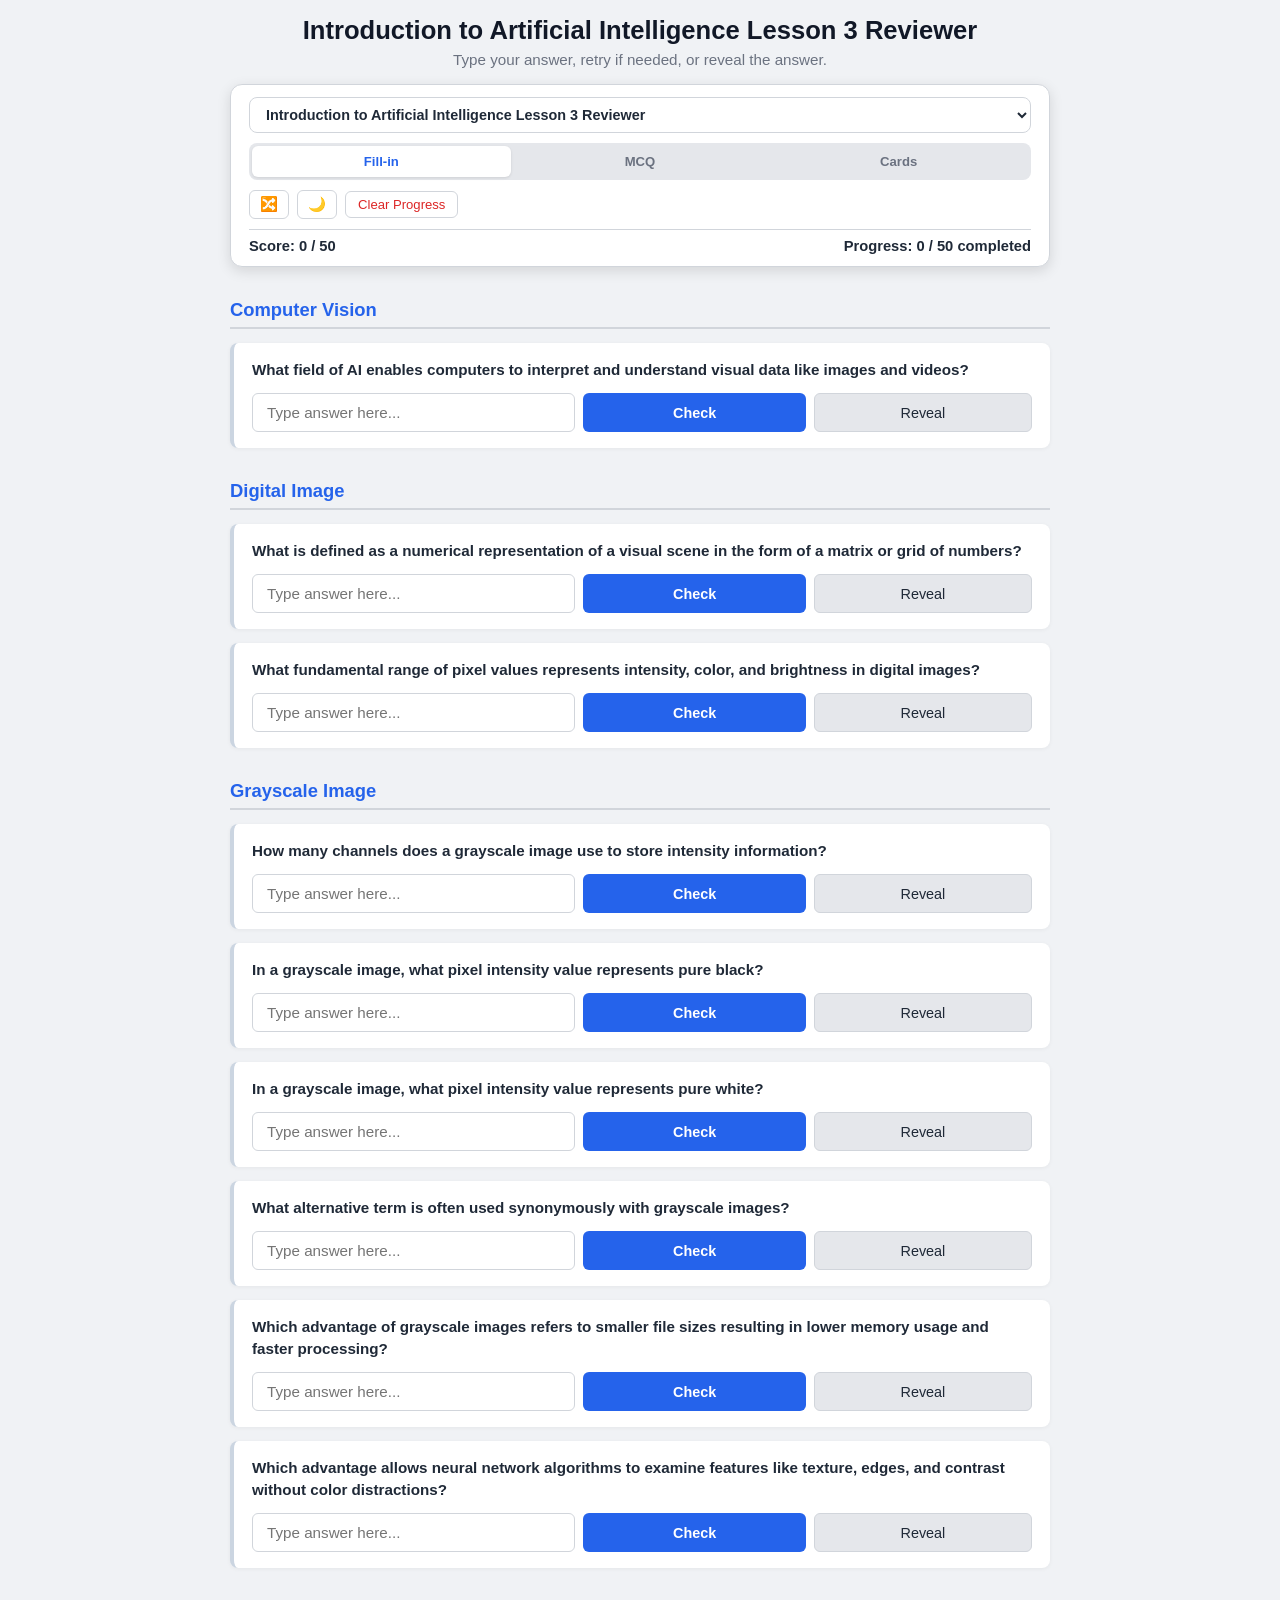
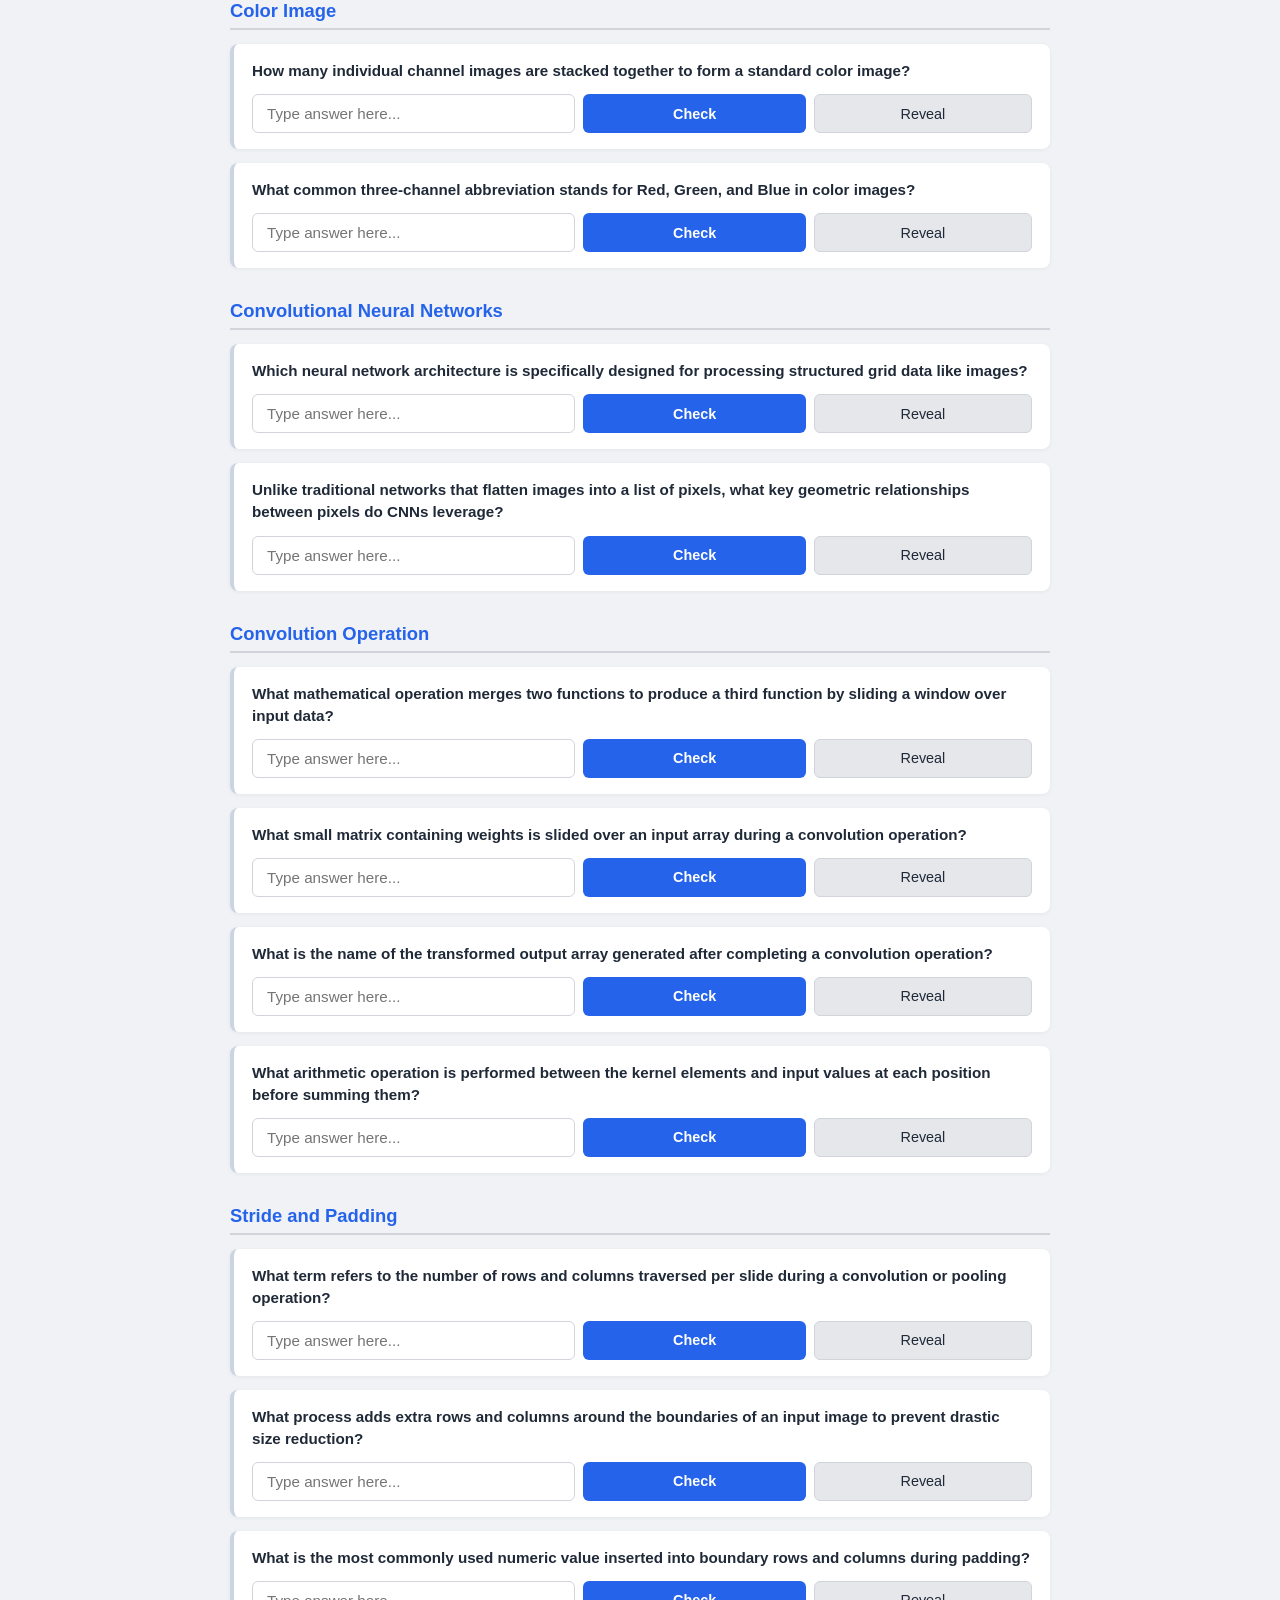
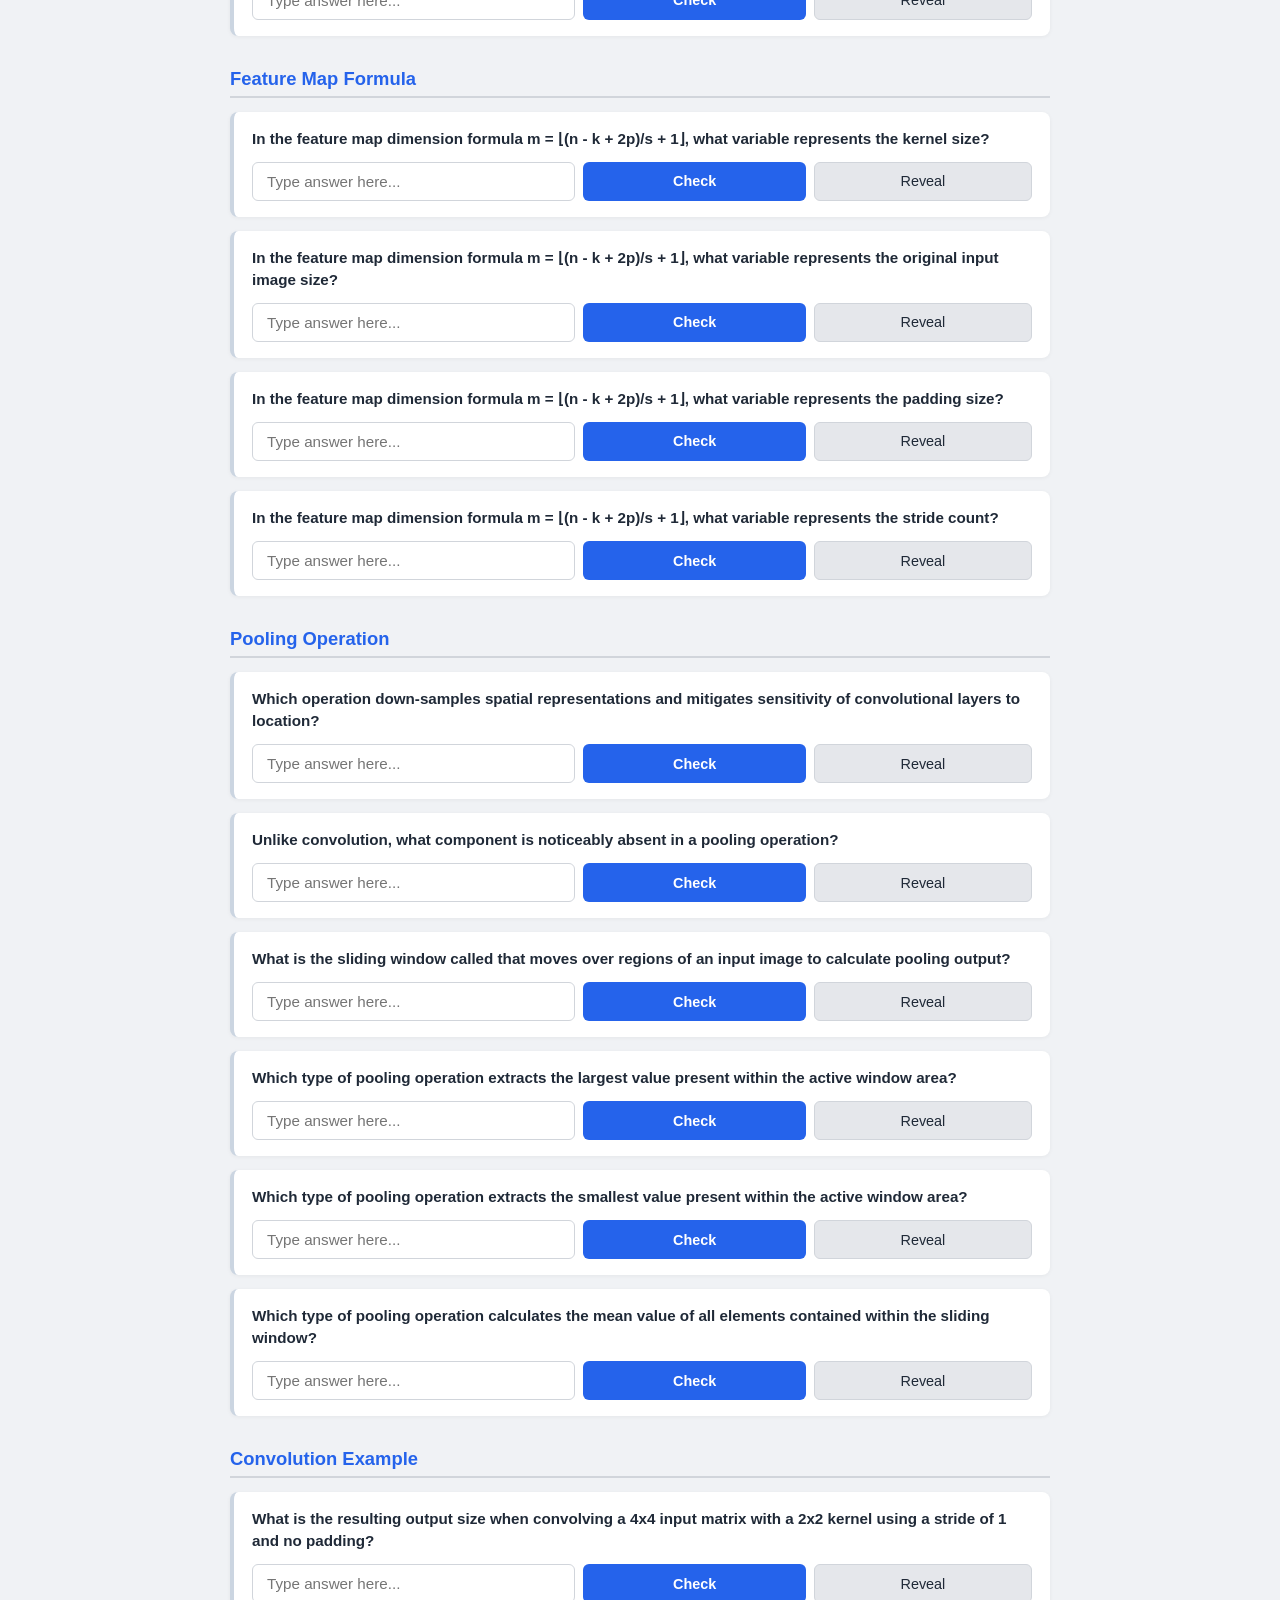
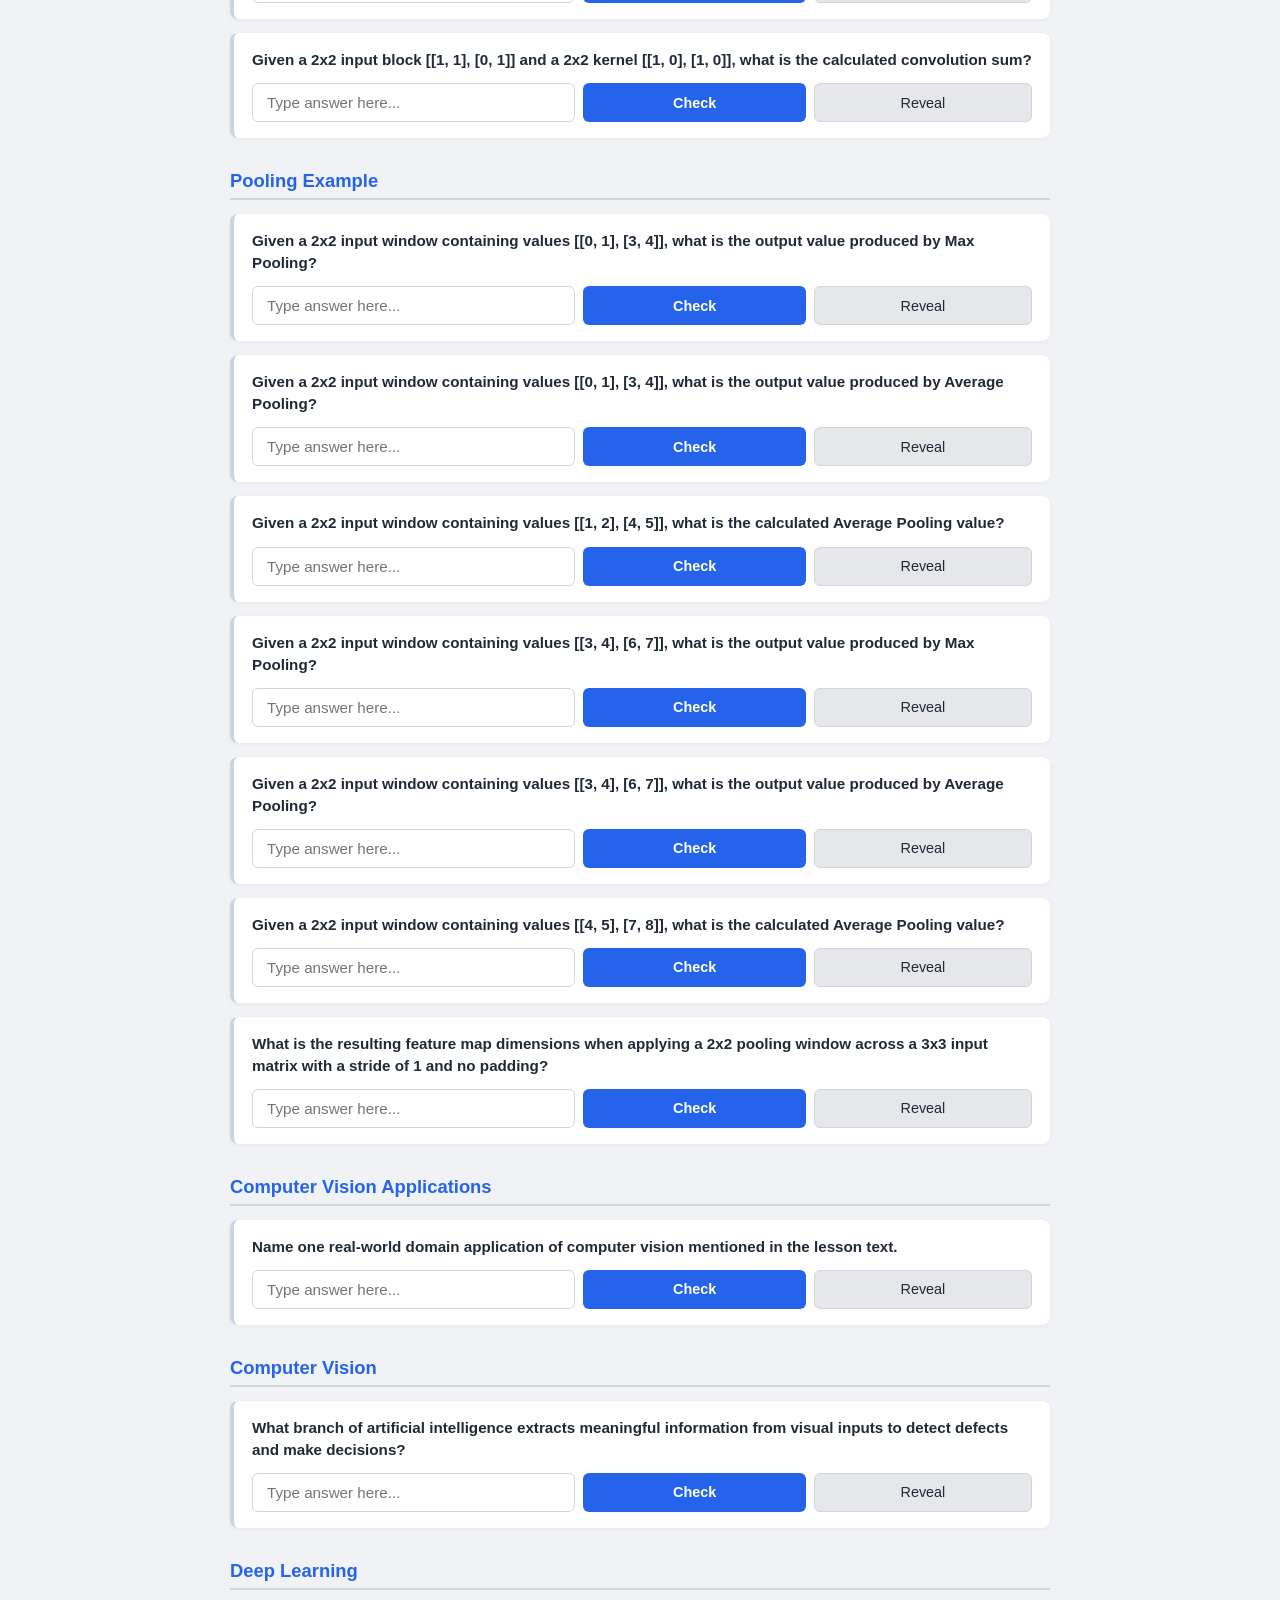
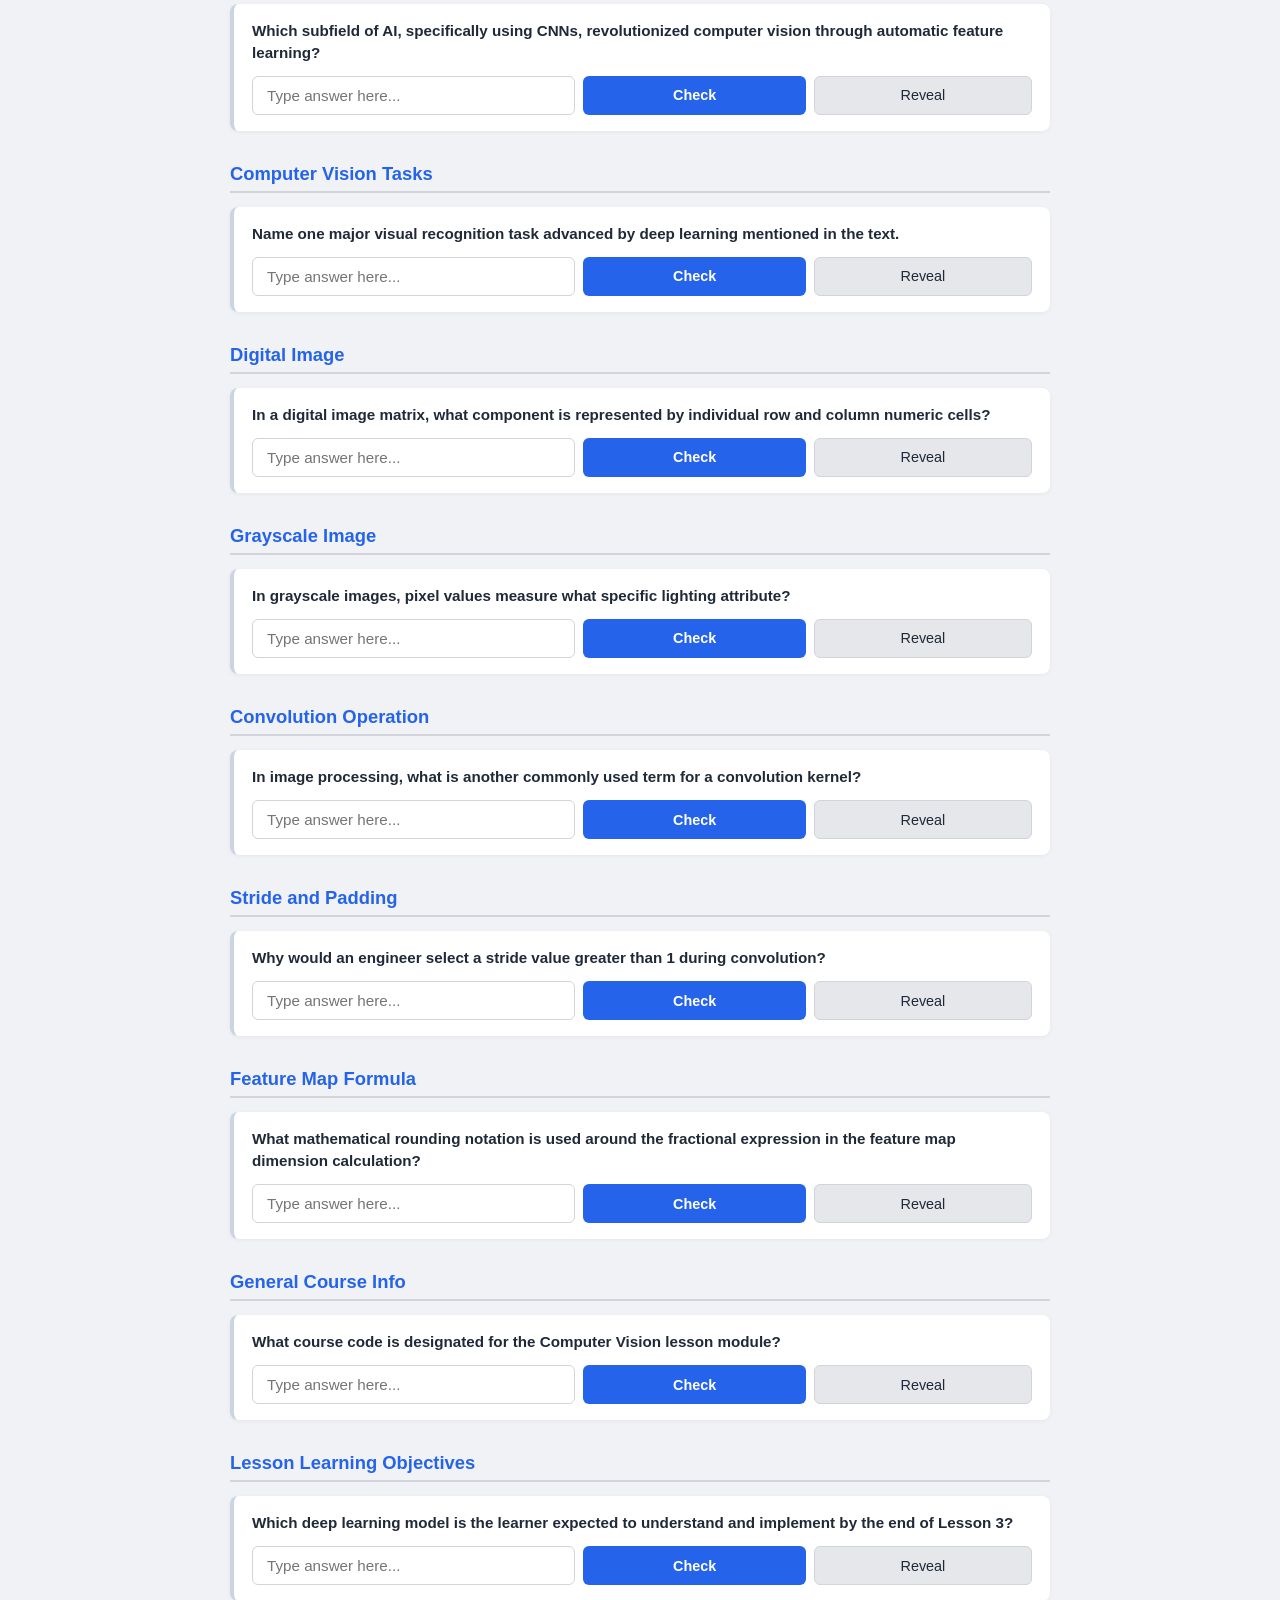
<file: index.html>
<!--Yes this is a vibe coded web-app no need to be soo OA-->
<!DOCTYPE html>
<html lang="en">
<head>
  <meta charset="UTF-8" />
  <meta name="viewport" content="width=device-width, initial-scale=1.0">
  <title>Practice Reviewer</title>
  <link rel="stylesheet" href="style.css"/>
  <script src="intro_to_ai_lesson3.js"></script>
  <script src="into_to_ai_lesson2.js"></script>
  <script src="os_data_lesson1_to_3.js"></script>
  <script src="PL_lesson4.js"></script>
  <script src="PL_lesson3.js"></script>
  <script src="PL_lesson2.js"></script>
  <script src="PL_lesson1.js"></script>
  <script src="rizal1.js"></script>
  <script src="rizal2.js"></script>
  <script src="soft_eng_lesson1.js"></script>
  <script src="soft_eng_lesson2.js"></script>
  <script src="soft_eng_lesson3.js"></script>
  <script src="soft_eng_lesson4.js"></script>
</head>
<body>

  <div class="container">
    <header>
      <h1>Practice Reviewer</h1>
      <div class="subtitle" id="mode-hint">Type your answer, retry if needed, or reveal the answer.</div>
    </header>

    <div class="sticky-nav">
      <div class="nav-top-row">
        <div class="controls-left">
          <select id="subject-select" class="subject-select" onchange="onSubjectChange(this.value)"></select>
          <div class="toggle-group">
            <button class="toggle-btn active" id="btn-mode-ident" onclick="switchMode('identification')">Fill-in</button>
            <button class="toggle-btn" id="btn-mode-mcq" onclick="switchMode('mcq')">MCQ</button>
            <button class="toggle-btn" id="btn-mode-fc" onclick="switchMode('flashcard')">Cards</button>
          </div>
        </div>
        <div style="display: flex; gap: 8px; align-items: center;">
          <button class="btn-shuffle" id="btn-shuffle" onclick="shuffleQuestions()" title="Shuffle Question Order">🔀</button>
          <button class="btn-theme" id="btn-theme" onclick="toggleDarkMode()" title="Toggle Theme">🌙</button>
          <button class="btn-reset" onclick="confirmReset()">Clear Progress</button>
        </div>
      </div>
      <div class="stats-row">
        <span id="score">Score: 0 / 0</span>
        <span id="progress">Progress: 0 / 0 completed</span>
      </div>
    </div>

    <div id="quiz-container"></div>
  </div>

  <script>
    // --- Sticky Nav Scroll & Tap Logic ---
    const stickyNav = document.querySelector('.sticky-nav');
    let isTicking = false;
    let userManuallyExpanded = false;
    let expandScrollY = 0;

    window.addEventListener('scroll', () => {
      if (!isTicking) {
        window.requestAnimationFrame(() => {
          const scrollY = window.scrollY;
          if (scrollY < 80) {
            stickyNav.classList.remove('collapsed');
            userManuallyExpanded = false;
          } else if (userManuallyExpanded) {
            if (Math.abs(scrollY - expandScrollY) > 80) {
              userManuallyExpanded = false;
              stickyNav.classList.add('collapsed');
            }
          } else if (scrollY > 220) {
            stickyNav.classList.add('collapsed');
          }
          isTicking = false;
        });
        isTicking = true;
      }
    }, { passive: true });

    stickyNav.addEventListener('click', () => {
      if (stickyNav.classList.contains('collapsed')) {
        stickyNav.classList.remove('collapsed');
        userManuallyExpanded = true;
        expandScrollY = window.scrollY;
      }
    });

    // --- Theme Handling ---
    const THEME_KEY = 'app_theme';

    function initTheme() {
      const savedTheme = localStorage.getItem(THEME_KEY);
      const prefersDark = window.matchMedia('(prefers-color-scheme: dark)').matches;
      if (savedTheme === 'dark' || (!savedTheme && prefersDark)) {
        document.body.classList.add('dark-mode');
        document.getElementById('btn-theme').innerText = '☀️';
      } else {
        document.body.classList.remove('dark-mode');
        document.getElementById('btn-theme').innerText = '🌙';
      }
    }

    function toggleDarkMode() {
      const isDark = document.body.classList.toggle('dark-mode');
      localStorage.setItem(THEME_KEY, isDark ? 'dark' : 'light');
      document.getElementById('btn-theme').innerText = isDark ? '☀️' : '🌙';
    }
    initTheme();

    // --- State & Registry ---
    const registry = window.quizRegistry || {};
    const subjectKeys = Object.keys(registry);
    const MODE_KEY = 'active_mode';

    let currentSubjectKey = localStorage.getItem('active_subject') || subjectKeys[0] || '';
    if (!registry[currentSubjectKey] && subjectKeys.length > 0) {
      currentSubjectKey = subjectKeys[0];
    }

    let currentMode = localStorage.getItem(MODE_KEY) || 'identification';
    let quizData = [];
    let allAnswers = [];
    let userProgress = loadProgress();
    let fcIndex = 0;

    function initQuizData(subjectKey) {
      const rawData = registry[subjectKey] ? registry[subjectKey].data : [];
      // Tag each item with its original array index to guarantee persistent progress tracking
      quizData = rawData.map((item, index) => ({
        ...item,
        _origId: index
      }));
      allAnswers = [...new Set(quizData.map(d => d.ans))];
    }

    function getStorageKey() {
      return `progress_${currentSubjectKey}`;
    }

    function loadProgress() {
      try {
        const saved = localStorage.getItem(getStorageKey());
        return saved ? JSON.parse(saved) : {};
      } catch (e) {
        return {};
      }
    }

    function saveProgress() {
      try {
        localStorage.setItem(getStorageKey(), JSON.stringify(userProgress));
      } catch (e) {}
    }

    // Modern Fisher-Yates shuffle
    function shuffleArray(arr) {
      const a = [...arr];
      for (let i = a.length - 1; i > 0; i--) {
        const j = Math.floor(Math.random() * (i + 1));
        [a[i], a[j]] = [a[j], a[i]];
      }
      return a;
    }

    function shuffleQuestions() {
      if (quizData.length <= 1) return;
      quizData = shuffleArray(quizData);
      fcIndex = 0;
      renderQuiz();
    }

    function populateSubjectDropdown() {
      const select = document.getElementById('subject-select');
      select.innerHTML = '';
      subjectKeys.forEach(key => {
        const opt = document.createElement('option');
        opt.value = key;
        opt.innerText = registry[key].title || key.toUpperCase();
        if (key === currentSubjectKey) opt.selected = true;
        select.appendChild(opt);
      });
    }

    function onSubjectChange(newKey) {
      currentSubjectKey = newKey;
      localStorage.setItem('active_subject', newKey);
      initQuizData(currentSubjectKey);
      userProgress = loadProgress();
      fcIndex = 0;

      const header = document.querySelector('header h1');
      if (header && registry[currentSubjectKey]) {
        header.innerText = registry[currentSubjectKey].title;
      }
      renderQuiz();
    }

    function cleanString(str) {
      return str.toLowerCase()
        .replace(/[->→]/g, 'to')
        .replace(/[^a-z0-9]/g, '');
    }

    function seededShuffle(arr, seed) {
      const a = [...arr];
      let m = a.length, t, i;
      let s = seed;
      while (m) {
        s = (s * 9301 + 49297) % 233280;
        i = Math.floor((s / 233280) * m--);
        t = a[m];
        a[m] = a[i];
        a[i] = t;
      }
      return a;
    }

    function updateBanner() {
      let score = 0;
      let completed = 0;

      for (let i = 0; i < quizData.length; i++) {
        const origId = quizData[i]._origId;
        const state = userProgress[origId];
        if (state && state.completed) {
          completed++;
          if (state.status === 'correct') {
            score++;
          }
        }
      }

      document.getElementById('score').innerText = `Score: ${score} / ${quizData.length}`;
      document.getElementById('progress').innerText = `Progress: ${completed} / ${quizData.length} completed`;
    }

    function switchMode(mode) {
      if (currentMode === mode) return;
      currentMode = mode;
      localStorage.setItem(MODE_KEY, mode);

      document.getElementById('btn-mode-ident').classList.toggle('active', mode === 'identification');
      document.getElementById('btn-mode-mcq').classList.toggle('active', mode === 'mcq');
      document.getElementById('btn-mode-fc').classList.toggle('active', mode === 'flashcard');

      const hint = document.getElementById('mode-hint');
      if (mode === 'identification') {
        hint.innerText = "Type your answer, retry if needed, or reveal the answer.";
      } else if (mode === 'mcq') {
        hint.innerText = "Select an option for instant feedback.";
      } else {
        hint.innerText = "Review one question at a time. Click card or press Space to flip.";
      }

      renderQuiz();
    }

    function confirmReset() {
      const title = registry[currentSubjectKey]?.title || "this quiz";
      if (confirm(`Are you sure you want to clear your saved answers for ${title}?`)) {
        userProgress = {};
        saveProgress();
        updateBanner();
        renderQuiz();
      }
    }

    // --- Core Renderer ---
    function renderQuiz() {
      const container = document.getElementById('quiz-container');
      container.innerHTML = '';

      if (quizData.length === 0) {
        container.innerHTML = `<div class="card" style="text-align:center;">No questions found for this subject.</div>`;
        return;
      }

      // ==========================================
      // FLASHCARD MODE: SINGLE CARD DECK VIEW
      // ==========================================
      if (currentMode === 'flashcard') {
        if (fcIndex >= quizData.length) fcIndex = 0;
        const item = quizData[fcIndex];
        const origId = item._origId;
        const state = userProgress[origId] || { completed: false, status: null };

        const deck = document.createElement('div');
        deck.className = 'fc-deck-container';

        const status = document.createElement('div');
        status.className = 'fc-status-pill';
        status.innerText = `Card ${fcIndex + 1} of ${quizData.length} • Section: ${item.sec}`;
        deck.appendChild(status);

        const barContainer = document.createElement('div');
        barContainer.className = 'fc-progress-container';
        const barFill = document.createElement('div');
        barFill.className = 'fc-progress-fill';
        barFill.style.width = `${((fcIndex + 1) / quizData.length) * 100}%`;
        barContainer.appendChild(barFill);
        deck.appendChild(barContainer);

        const cardWrapper = document.createElement('div');
        cardWrapper.className = 'fc-card-wrapper';

        const flipper = document.createElement('div');
        flipper.className = 'fc-flipper';

        const front = document.createElement('div');
        front.className = 'fc-face fc-front';
        front.innerHTML = `
          <div class="fc-label">Question</div>
          <div class="fc-text">${item.q}</div>
          <div class="fc-hint">Click card to reveal answer</div>
        `;

        const back = document.createElement('div');
        back.className = 'fc-face fc-back';
        back.innerHTML = `
          <div class="fc-label">Answer</div>
          <div class="fc-text fc-answer">${item.ans}</div>
          <div class="fc-hint">Click card to hide answer</div>
        `;

        const gradeActions = document.createElement('div');
        gradeActions.className = 'fc-grade-actions';

        const passBtn = document.createElement('button');
        passBtn.className = 'fc-grade-btn fc-pass';
        passBtn.innerText = '✓ I Knew It';
        passBtn.onclick = (e) => {
          e.stopPropagation();
          userProgress[origId] = { completed: true, status: 'correct', chosen: item.ans };
          saveProgress();
          updateBanner();
          fcIndex = (fcIndex + 1) % quizData.length;
          renderQuiz();
        };

        const failBtn = document.createElement('button');
        failBtn.className = 'fc-grade-btn fc-fail';
        failBtn.innerText = '✗ Missed It';
        failBtn.onclick = (e) => {
          e.stopPropagation();
          userProgress[origId] = { completed: true, status: 'wrong', chosen: null };
          saveProgress();
          updateBanner();
          fcIndex = (fcIndex + 1) % quizData.length;
          renderQuiz();
        };

        gradeActions.appendChild(passBtn);
        gradeActions.appendChild(failBtn);
        back.appendChild(gradeActions);

        flipper.appendChild(front);
        flipper.appendChild(back);
        cardWrapper.appendChild(flipper);

        cardWrapper.onclick = () => {
          cardWrapper.classList.toggle('flipped');
        };

        deck.appendChild(cardWrapper);

        const controls = document.createElement('div');
        controls.className = 'fc-controls';

        const prevBtn = document.createElement('button');
        prevBtn.className = 'fc-ctrl-btn';
        prevBtn.innerText = '← Previous';
        prevBtn.onclick = () => {
          fcIndex = (fcIndex - 1 + quizData.length) % quizData.length;
          renderQuiz();
        };

        const nextBtn = document.createElement('button');
        nextBtn.className = 'fc-ctrl-btn';
        nextBtn.innerText = 'Next →';
        nextBtn.onclick = () => {
          fcIndex = (fcIndex + 1) % quizData.length;
          renderQuiz();
        };

        controls.appendChild(prevBtn);
        controls.appendChild(nextBtn);
        deck.appendChild(controls);

        container.appendChild(deck);
        updateBanner();
        return;
      }

      // ==========================================
      // IDENTIFICATION & MCQ MODES: FULL LIST VIEW
      // ==========================================
      let activeSection = '';

      quizData.forEach((item, index) => {
        // In randomized view, render section headers when the section transitions
        if (item.sec !== activeSection) {
          activeSection = item.sec;
          const header = document.createElement('div');
          header.className = 'section-title';
          header.innerText = activeSection;
          container.appendChild(header);
        }

        const card = document.createElement('div');
        card.className = 'card';

        const qText = document.createElement('div');
        qText.className = 'question-text';
        qText.innerText = item.q;
        card.appendChild(qText);

        const feedback = document.createElement('div');
        feedback.className = 'feedback';
        
        // Key progress off the stable _origId
        const origId = item._origId;
        const state = userProgress[origId] || { completed: false, status: null, chosen: null };

        // 1. IDENTIFICATION
        if (currentMode === 'identification') {
          const row = document.createElement('div');
          row.className = 'input-row';

          const input = document.createElement('input');
          input.type = 'text';
          input.placeholder = 'Type answer here...';

          const checkBtn = document.createElement('button');
          checkBtn.className = 'btn-check';
          checkBtn.innerText = 'Check';

          const revealBtn = document.createElement('button');
          revealBtn.className = 'btn-reveal';
          revealBtn.innerText = 'Reveal';

          if (state.completed) {
            input.disabled = true;
            checkBtn.disabled = true;
            revealBtn.disabled = true;

            if (state.status === 'correct') {
              input.value = state.chosen || item.ans;
              card.className = 'card correct-card';
              feedback.className = 'feedback correct';
              feedback.innerHTML = `✓ Correct! <div class="correct-answer-display">Answer: <strong>${item.ans}</strong></div>`;
            } else {
              card.className = 'card revealed-card';
              feedback.className = 'feedback revealed';
              feedback.innerHTML = `Answer revealed: <div class="correct-answer-display"><strong>${item.ans}</strong></div>`;
            }
          }

          function handleCheck() {
            if (state.completed) return;
            const userVal = input.value.trim();
            if (!userVal) return;

            const userClean = cleanString(userVal);
            const validAnswers = [item.ans, ...(item.alt || [])];
            const isCorrect = validAnswers.some(ans => cleanString(ans) === userClean);

            if (isCorrect) {
              userProgress[origId] = { completed: true, status: 'correct', chosen: userVal };
              saveProgress();
              input.disabled = true;
              checkBtn.disabled = true;
              revealBtn.disabled = true;
              card.className = 'card correct-card';
              feedback.className = 'feedback correct';
              feedback.innerHTML = `✓ Correct! <div class="correct-answer-display">Answer: <strong>${item.ans}</strong></div>`;
              updateBanner();
            } else {
              card.className = 'card try-again-card';
              feedback.className = 'feedback try-again';
              feedback.innerText = '✗ Not quite. Try again, or click Reveal if stuck!';
              input.classList.remove('shake');
              void input.offsetWidth;
              input.classList.add('shake');
              input.focus();
            }
          }

          function handleReveal() {
            if (state.completed) return;
            userProgress[origId] = { completed: true, status: 'revealed', chosen: null };
            saveProgress();
            input.disabled = true;
            checkBtn.disabled = true;
            revealBtn.disabled = true;
            card.className = 'card revealed-card';
            feedback.className = 'feedback revealed';
            feedback.innerHTML = `Answer revealed: <div class="correct-answer-display"><strong>${item.ans}</strong></div>`;
            updateBanner();
          }

          checkBtn.onclick = handleCheck;
          revealBtn.onclick = handleReveal;

          input.addEventListener('keydown', (e) => {
            if (e.key === 'Enter') {
              e.preventDefault();
              handleCheck();
            }
          });

          row.appendChild(input);
          row.appendChild(checkBtn);
          row.appendChild(revealBtn);
          card.appendChild(row);
          card.appendChild(feedback);

        // 2. MULTIPLE CHOICE
        } else if (currentMode === 'mcq') {
          // Use origId as salt so distractors remain stable for each question
          const distractors = seededShuffle(allAnswers.filter(a => a !== item.ans), origId * 31 + 7).slice(0, 3);
          const choices = seededShuffle([item.ans, ...distractors], origId * 17 + 3);

          const grid = document.createElement('div');
          grid.className = 'options-grid';
          const buttons = [];

          choices.forEach(choice => {
            const btn = document.createElement('button');
            btn.className = 'option-btn';
            btn.innerText = choice;

            if (state.completed) {
              btn.disabled = true;
              if (choice === item.ans) btn.classList.add('correct');
              if (state.status === 'wrong' && state.chosen === choice) btn.classList.add('wrong');
            }

            btn.onclick = () => {
              if (state.completed) return;
              const isRight = (choice === item.ans);
              userProgress[origId] = { completed: true, status: isRight ? 'correct' : 'wrong', chosen: choice };
              saveProgress();

              buttons.forEach(b => b.disabled = true);

              if (isRight) {
                card.className = 'card correct-card';
                btn.classList.add('correct');
                feedback.className = 'feedback correct';
                feedback.innerHTML = `✓ Correct!`;
              } else {
                card.className = 'card wrong-card';
                btn.classList.add('wrong');
                const correctBtn = buttons.find(b => b.innerText === item.ans);
                if (correctBtn) correctBtn.classList.add('correct');
                feedback.className = 'feedback wrong';
                feedback.innerHTML = `✗ Incorrect. Correct: <strong>${item.ans}</strong>`;
              }
              updateBanner();
            };

            buttons.push(btn);
            grid.appendChild(btn);
          });

          if (state.completed) {
            if (state.status === 'correct') {
              card.className = 'card correct-card';
              feedback.className = 'feedback correct';
              feedback.innerHTML = `✓ Correct!`;
            } else {
              card.className = 'card wrong-card';
              feedback.className = 'feedback wrong';
              feedback.innerHTML = `✗ ${state.status === 'revealed' ? 'Revealed' : 'Incorrect'}. Correct: <strong>${item.ans}</strong>`;
            }
          }

          card.appendChild(grid);
          card.appendChild(feedback);
        }

        container.appendChild(card);
      });

      updateBanner();
    }

    // Keyboard navigation for Flashcard Deck mode
    document.addEventListener('keydown', (e) => {
      if (currentMode !== 'flashcard' || quizData.length === 0) return;
      if (e.code === 'Space') {
        e.preventDefault();
        const wrapper = document.querySelector('.fc-card-wrapper');
        if (wrapper) wrapper.classList.toggle('flipped');
      } else if (e.key === 'ArrowRight') {
        fcIndex = (fcIndex + 1) % quizData.length;
        renderQuiz();
      } else if (e.key === 'ArrowLeft') {
        fcIndex = (fcIndex - 1 + quizData.length) % quizData.length;
        renderQuiz();
      }
    });

    // --- Boot ---
    initQuizData(currentSubjectKey);
    populateSubjectDropdown();
    if (registry[currentSubjectKey]) {
      const header = document.querySelector('header h1');
      if (header) header.innerText = registry[currentSubjectKey].title;
    }
    document.getElementById('btn-mode-ident').classList.toggle('active', currentMode === 'identification');
    document.getElementById('btn-mode-mcq').classList.toggle('active', currentMode === 'mcq');
    document.getElementById('btn-mode-fc').classList.toggle('active', currentMode === 'flashcard');
    renderQuiz();
  </script>
</body>
</html>
</file>
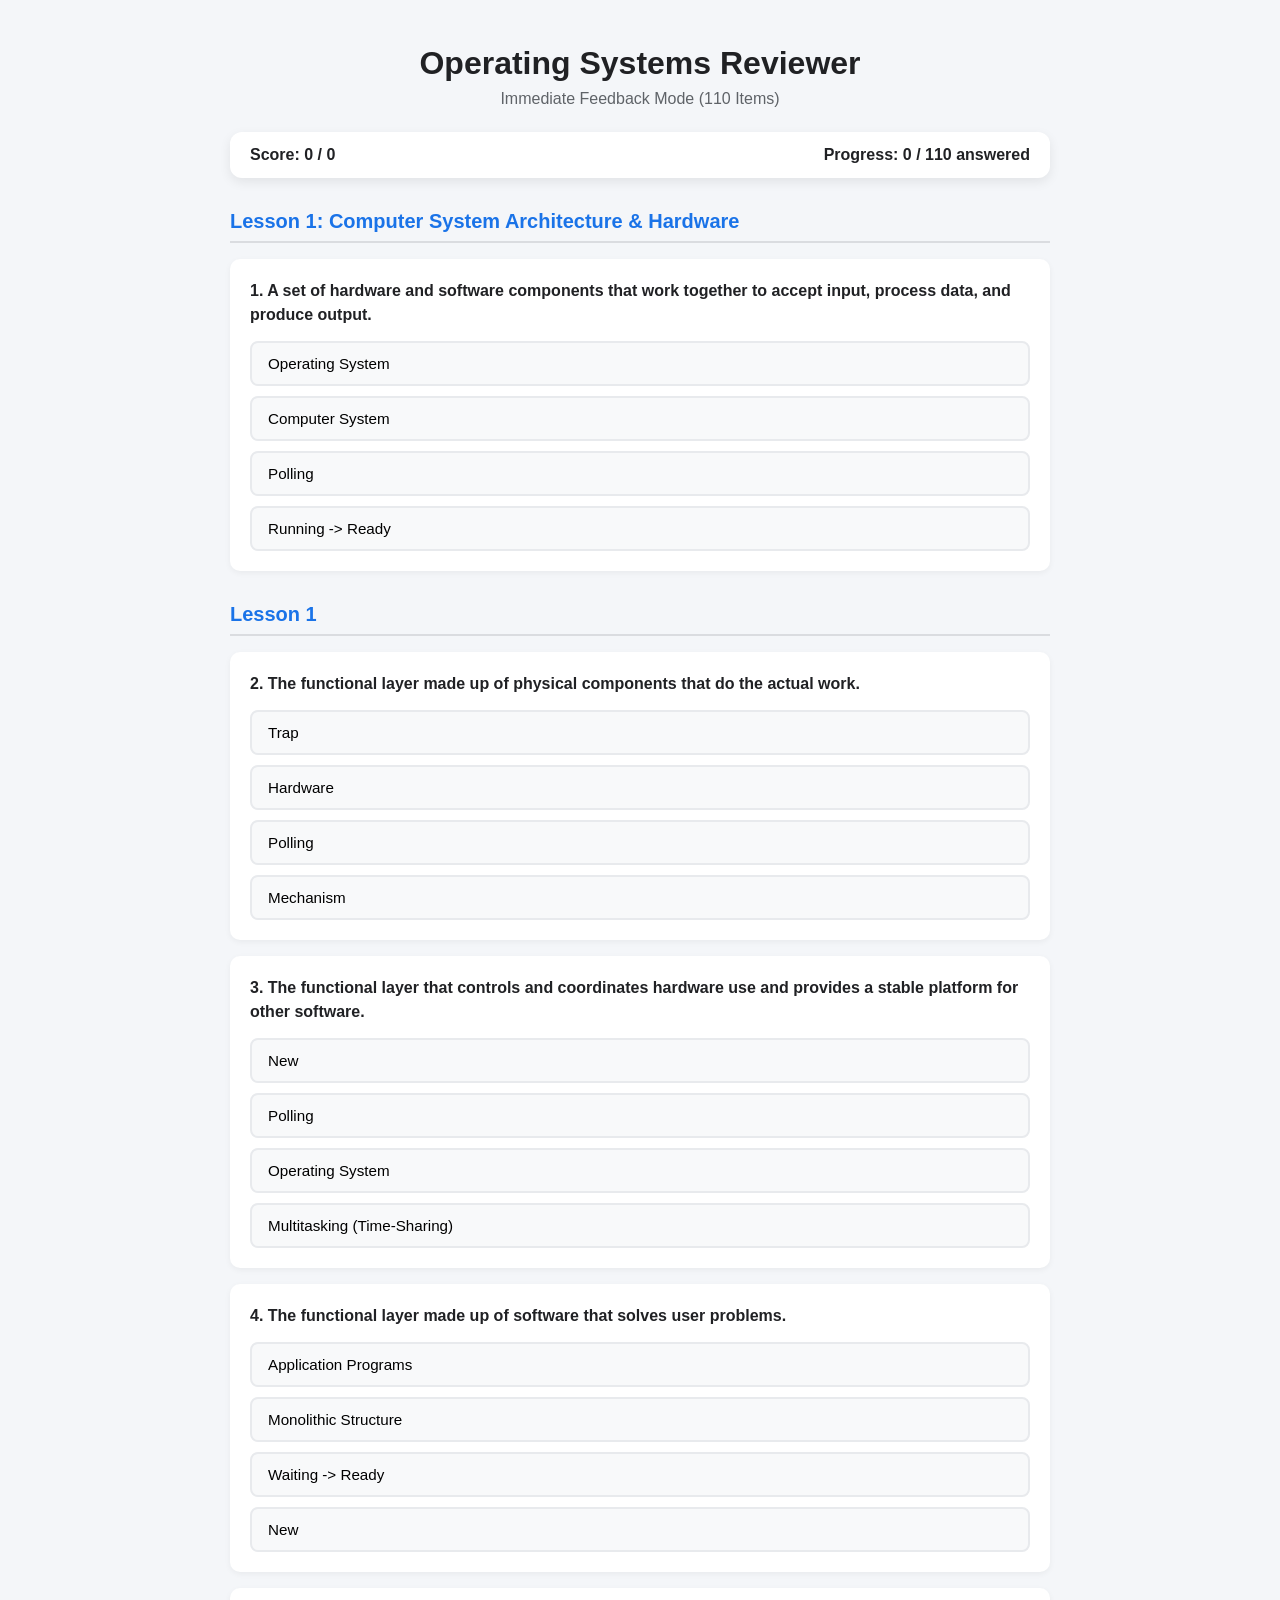
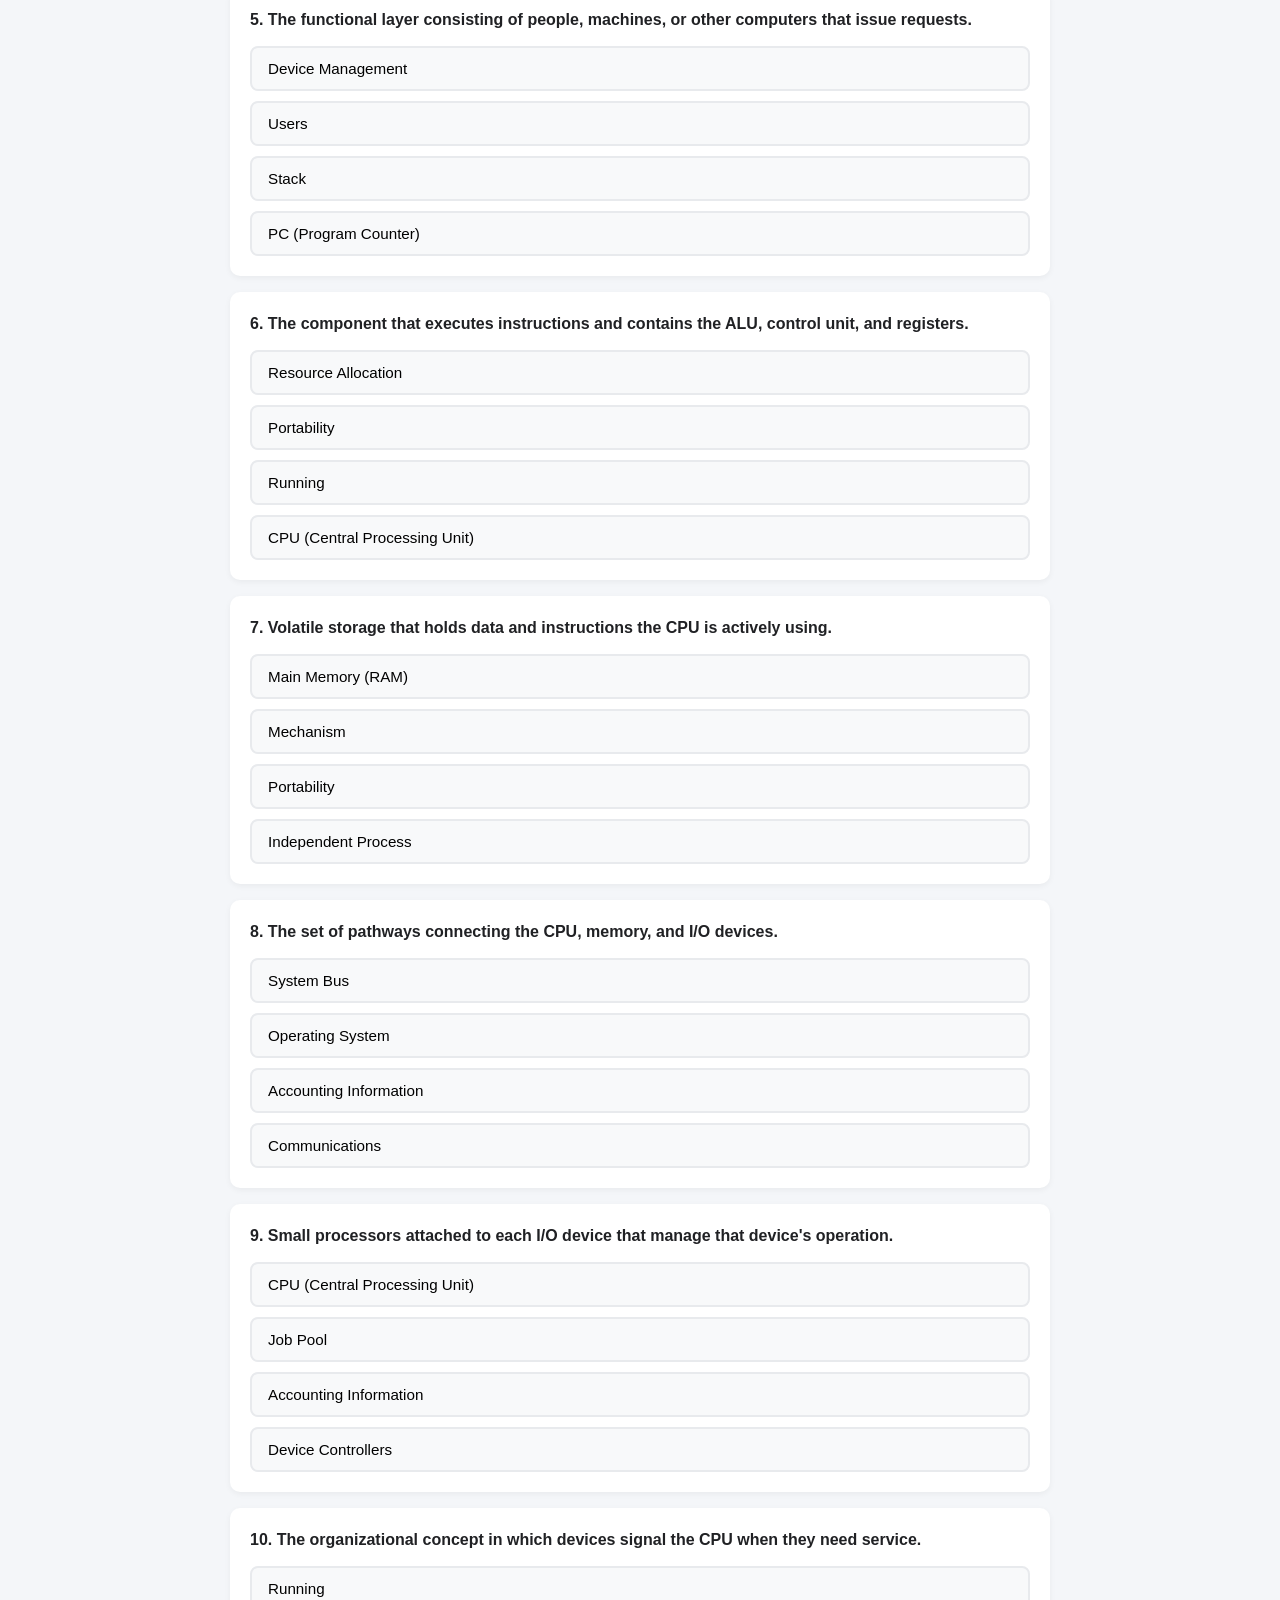
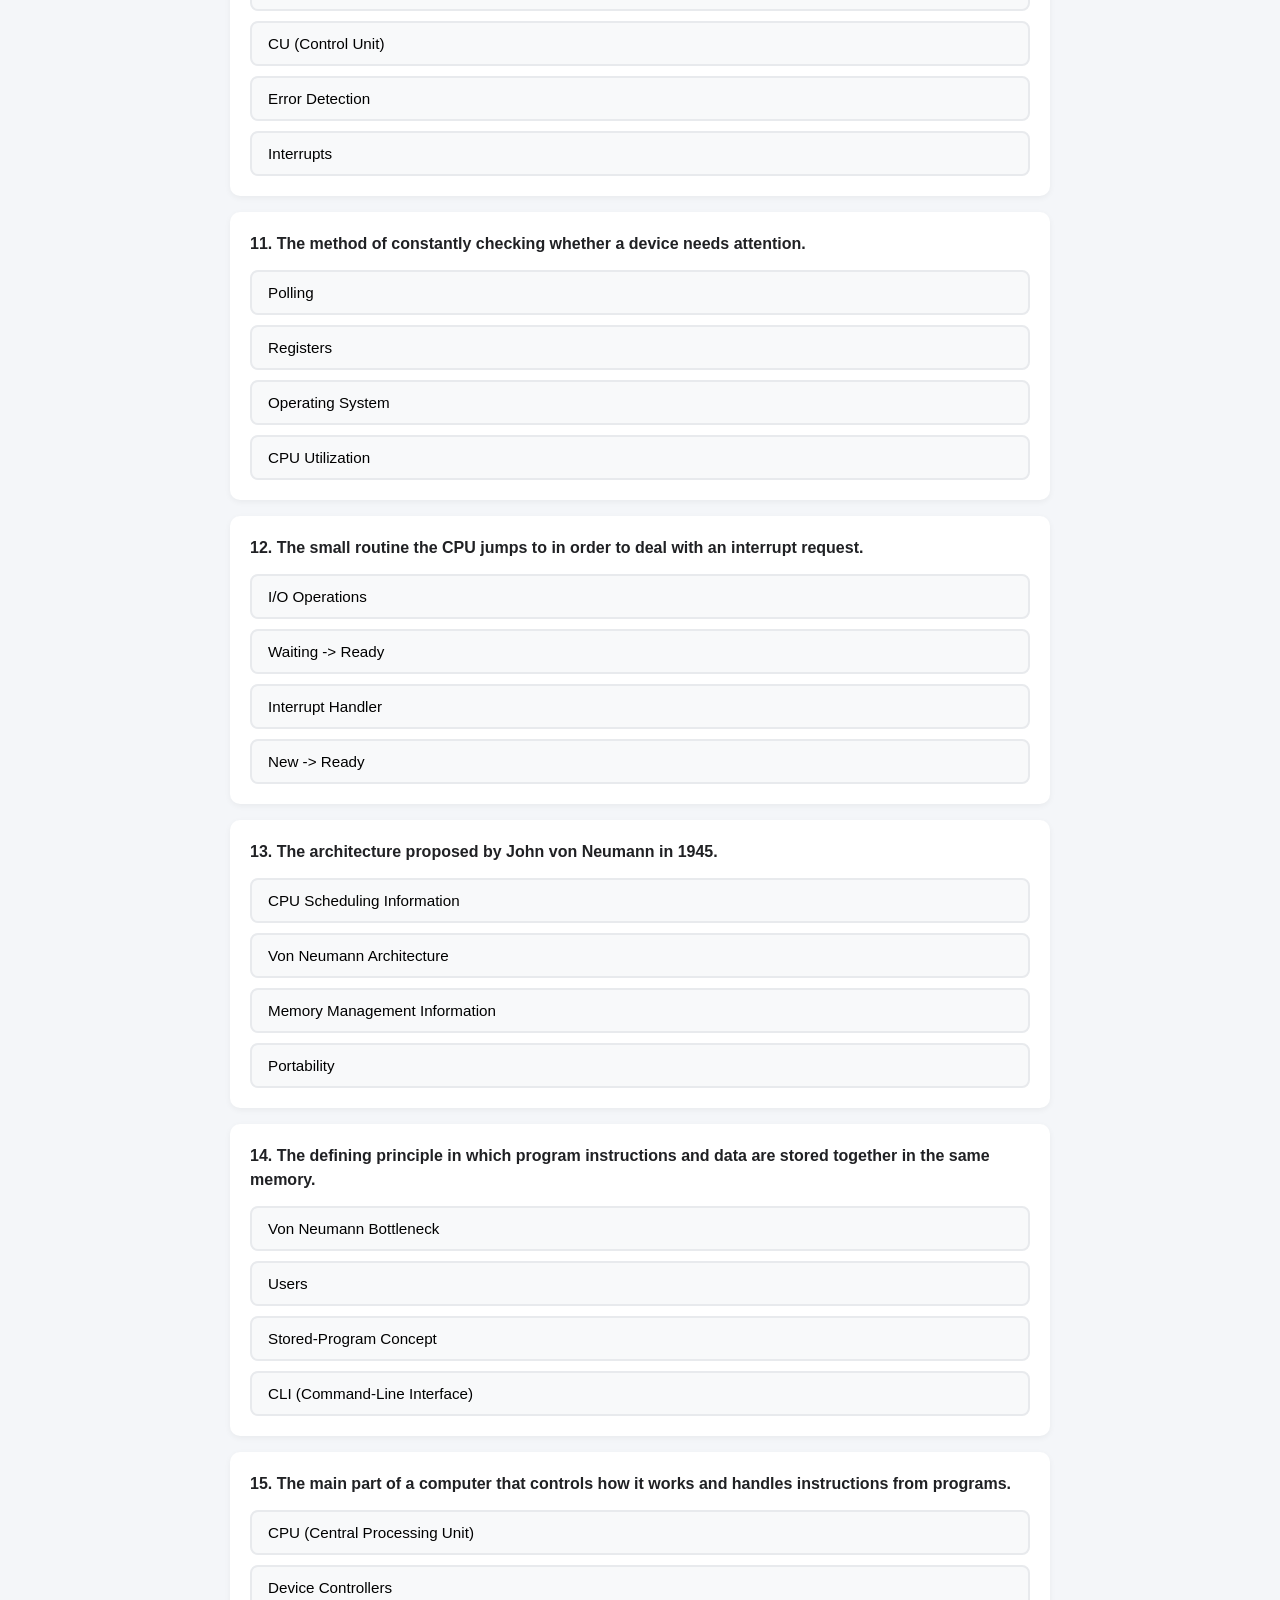
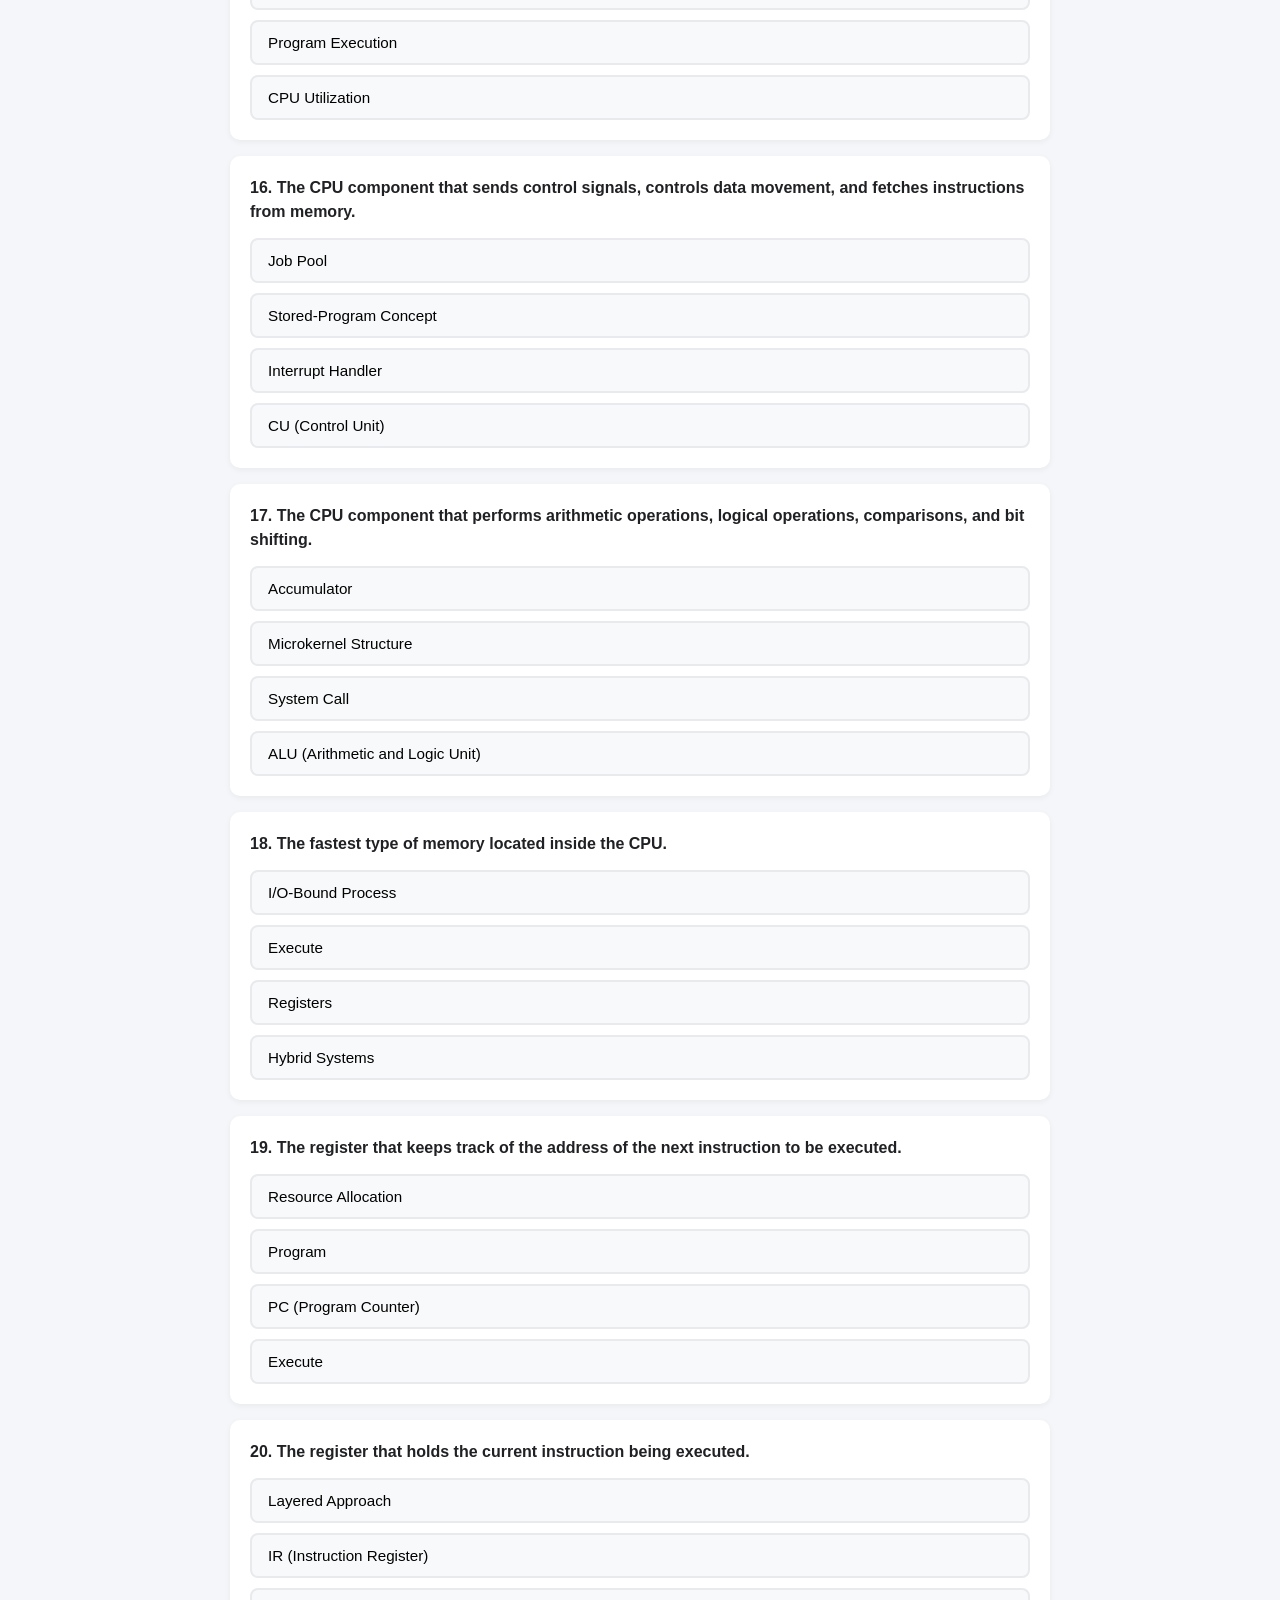
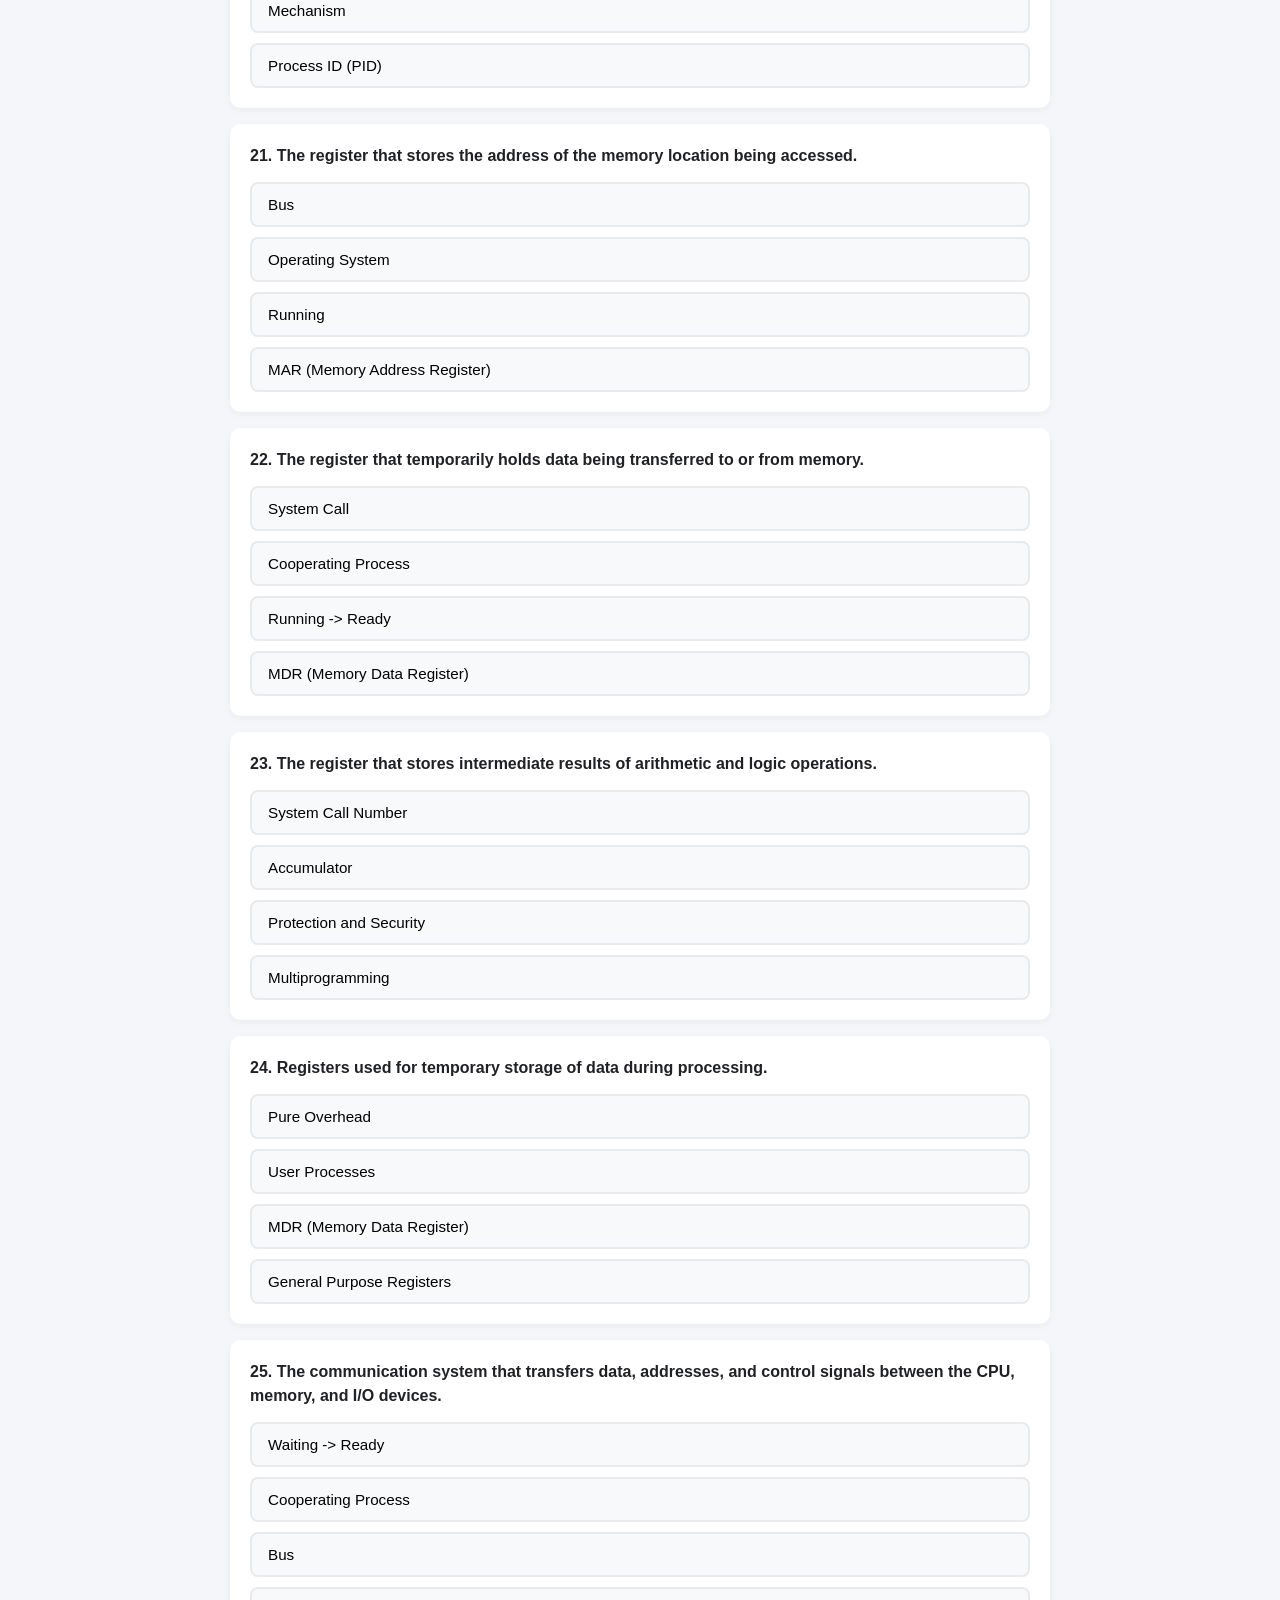
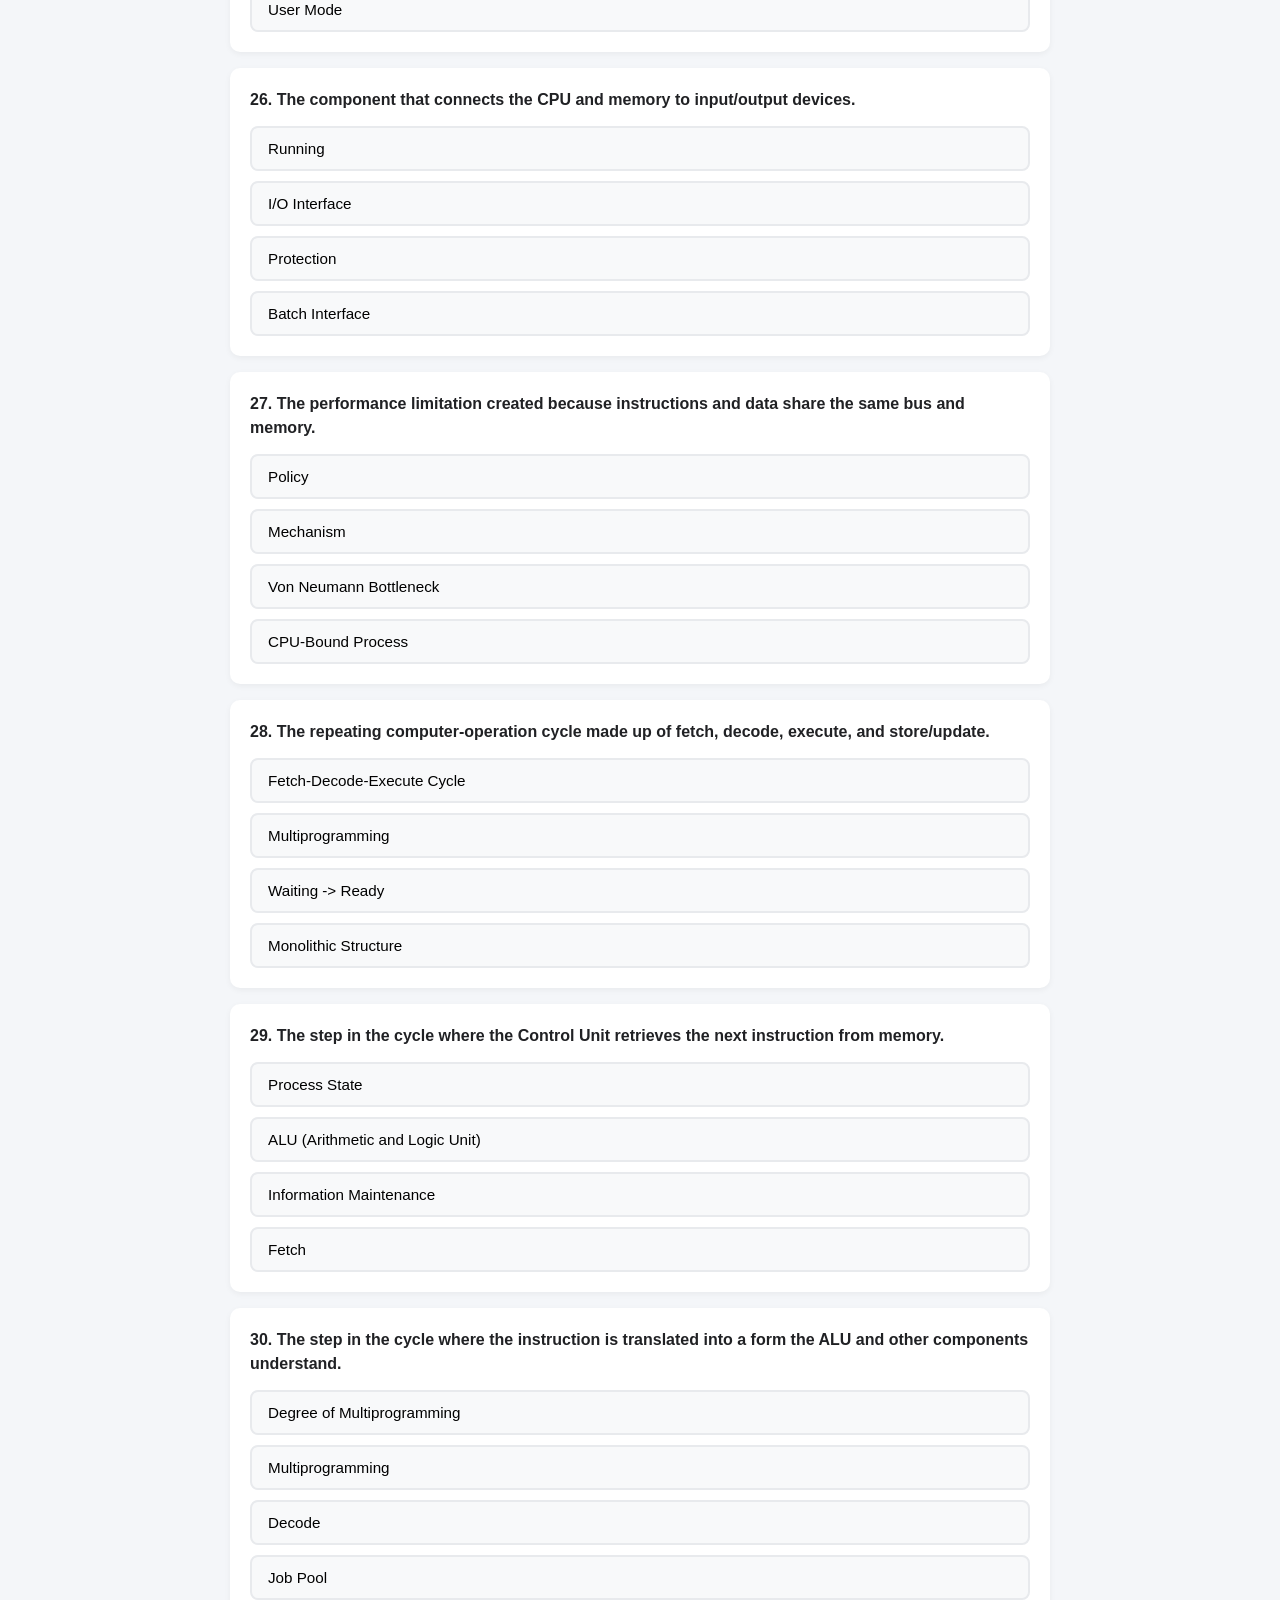
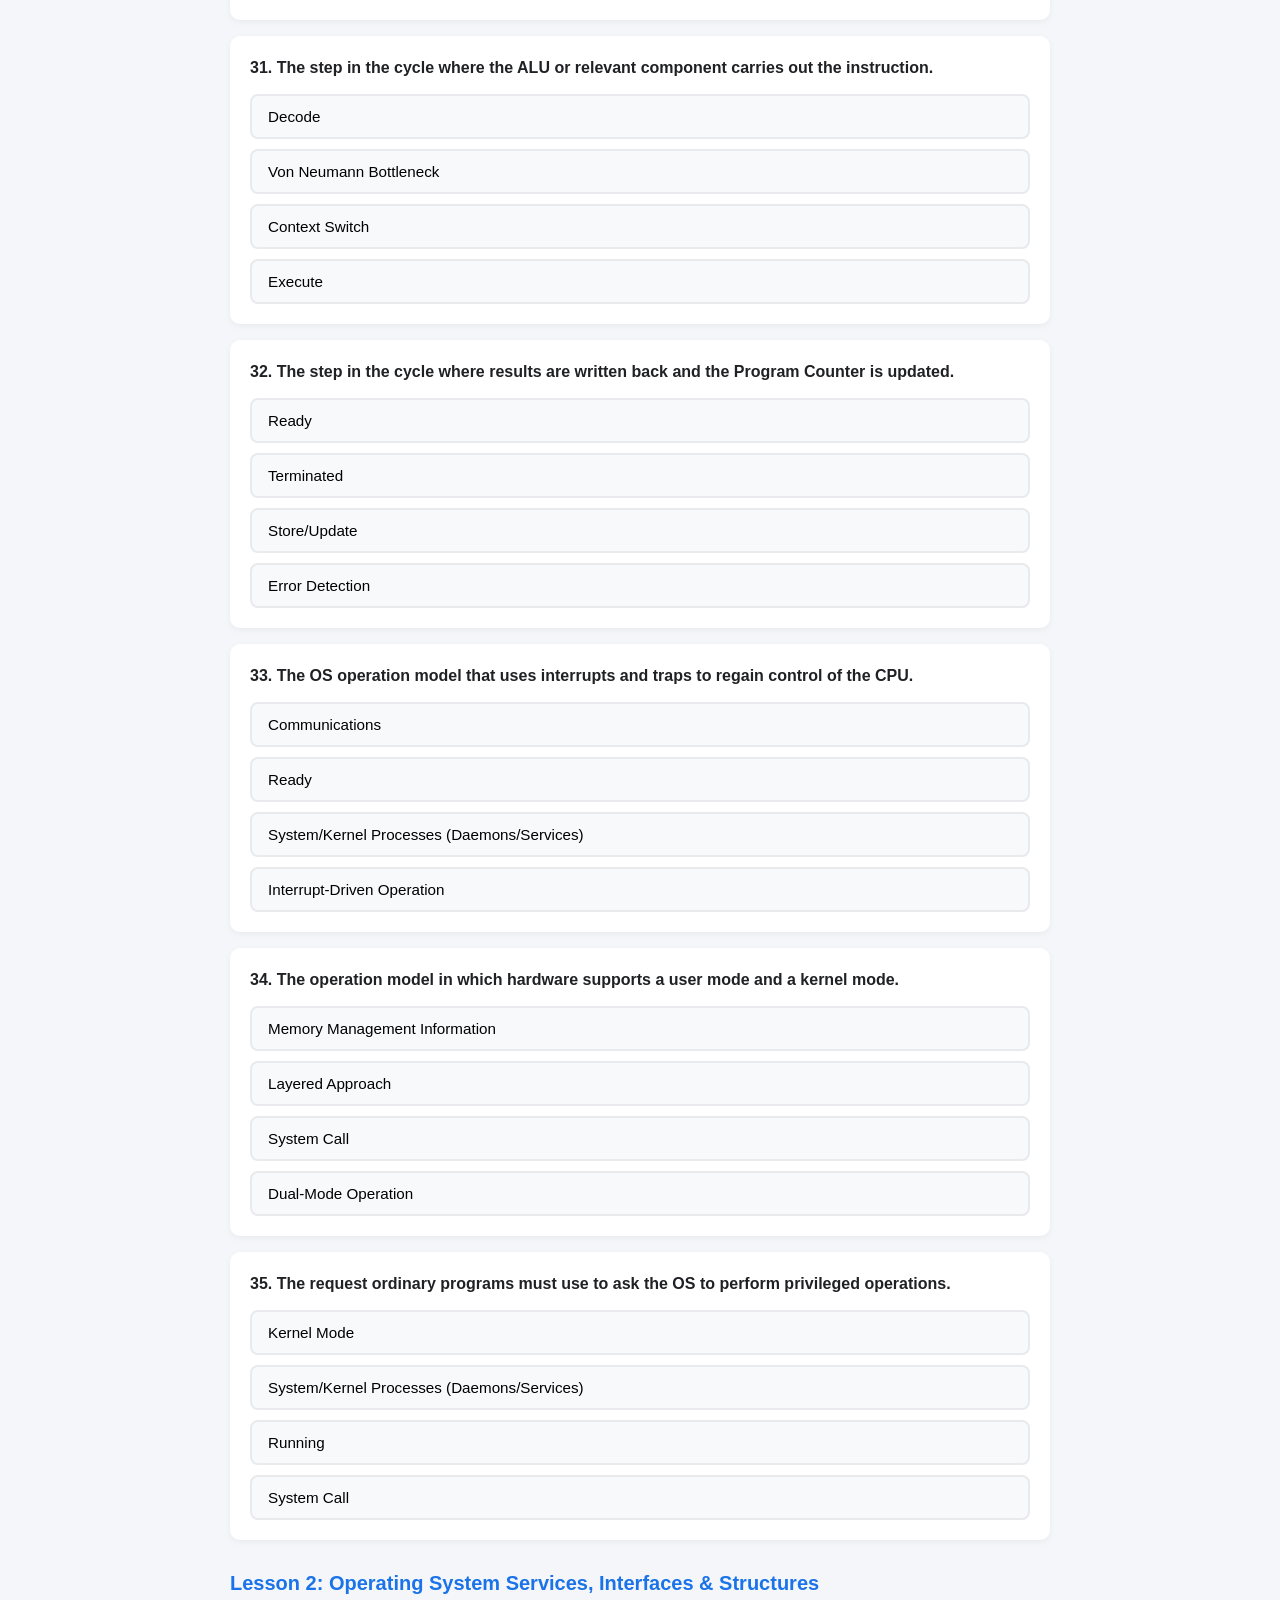
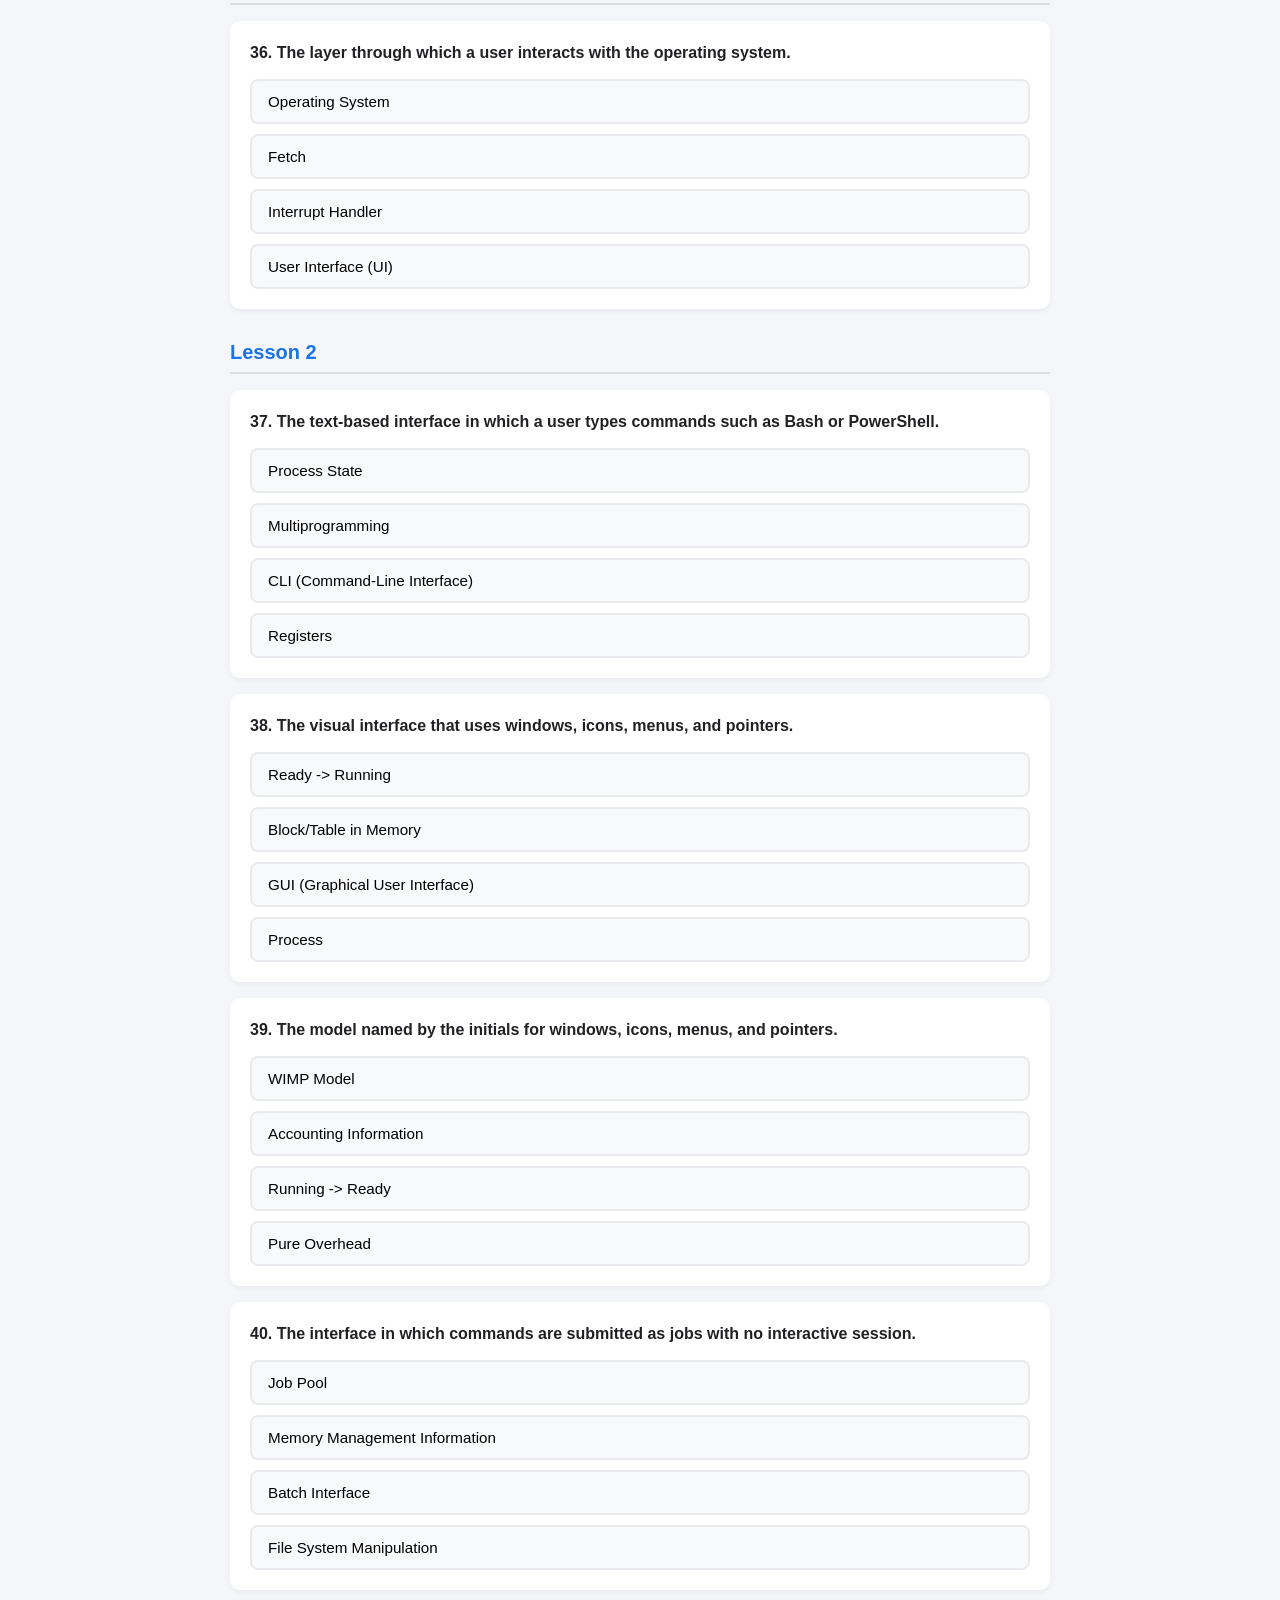
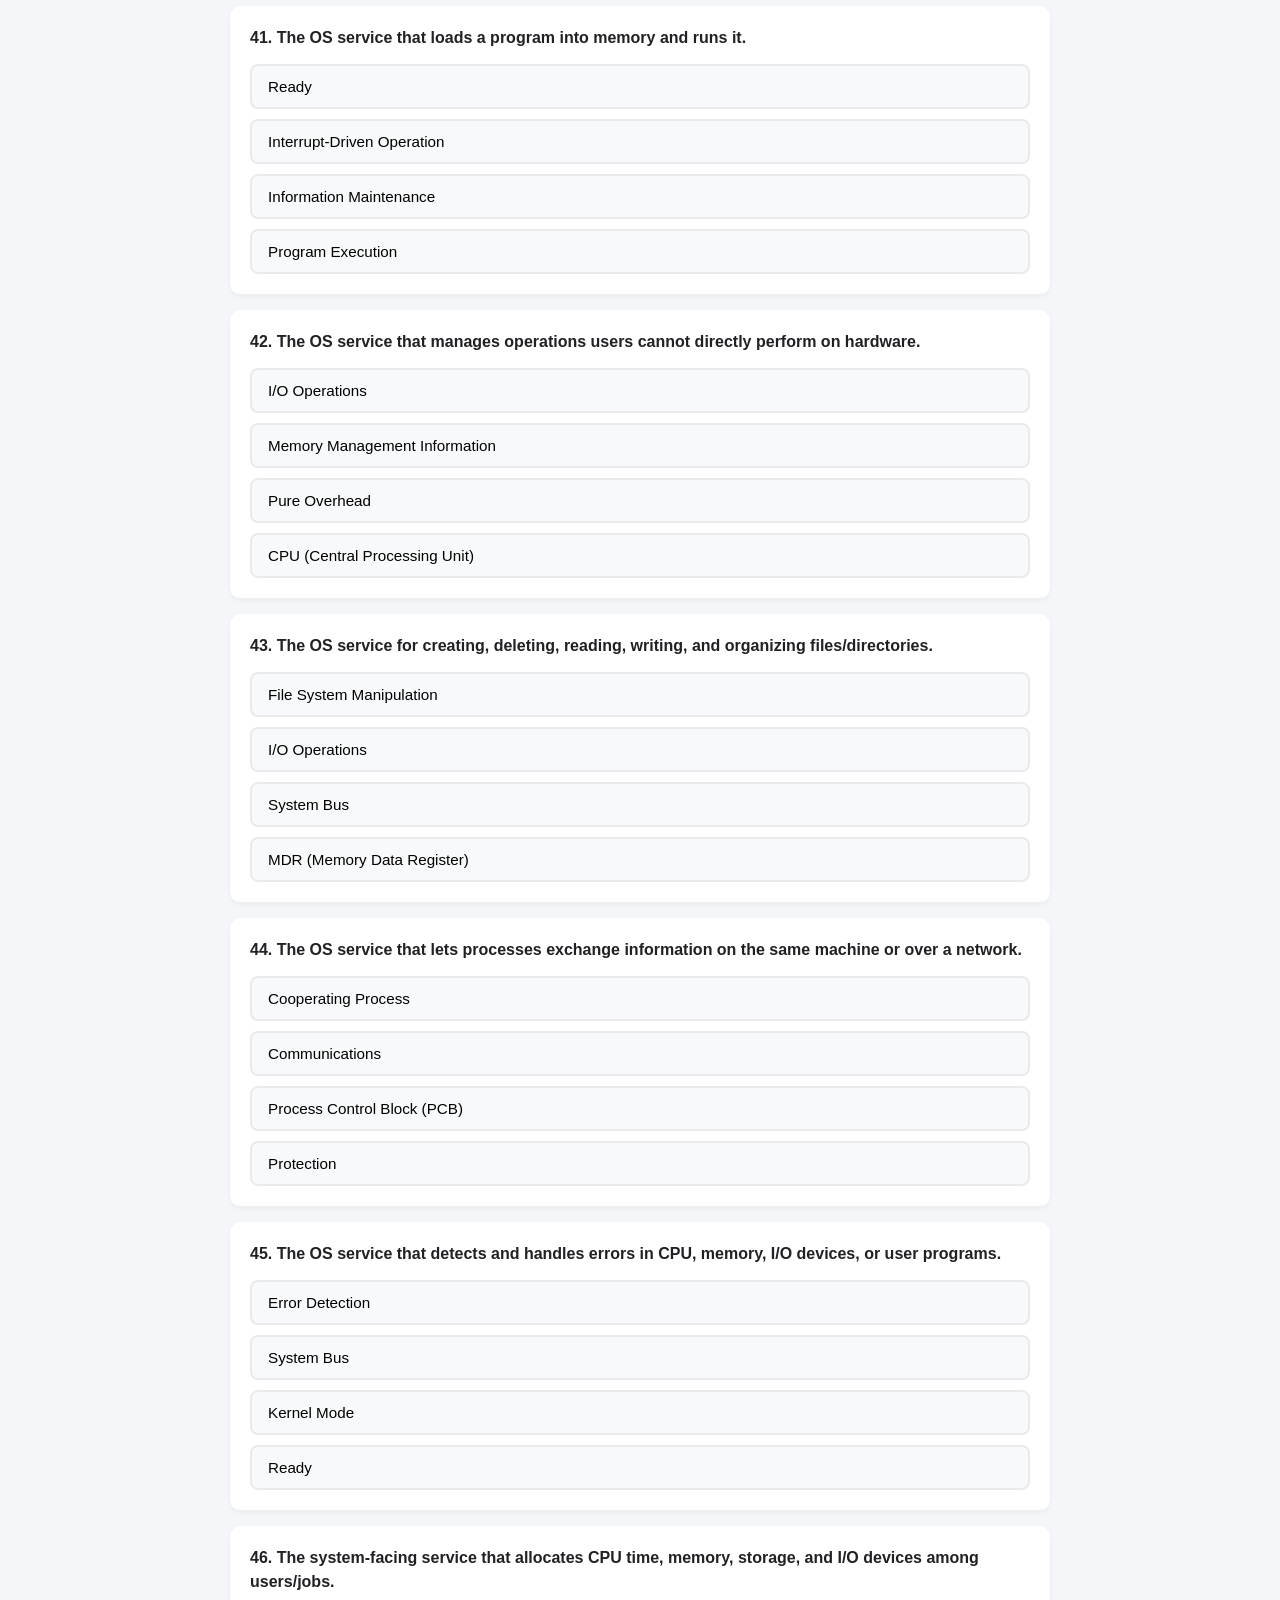
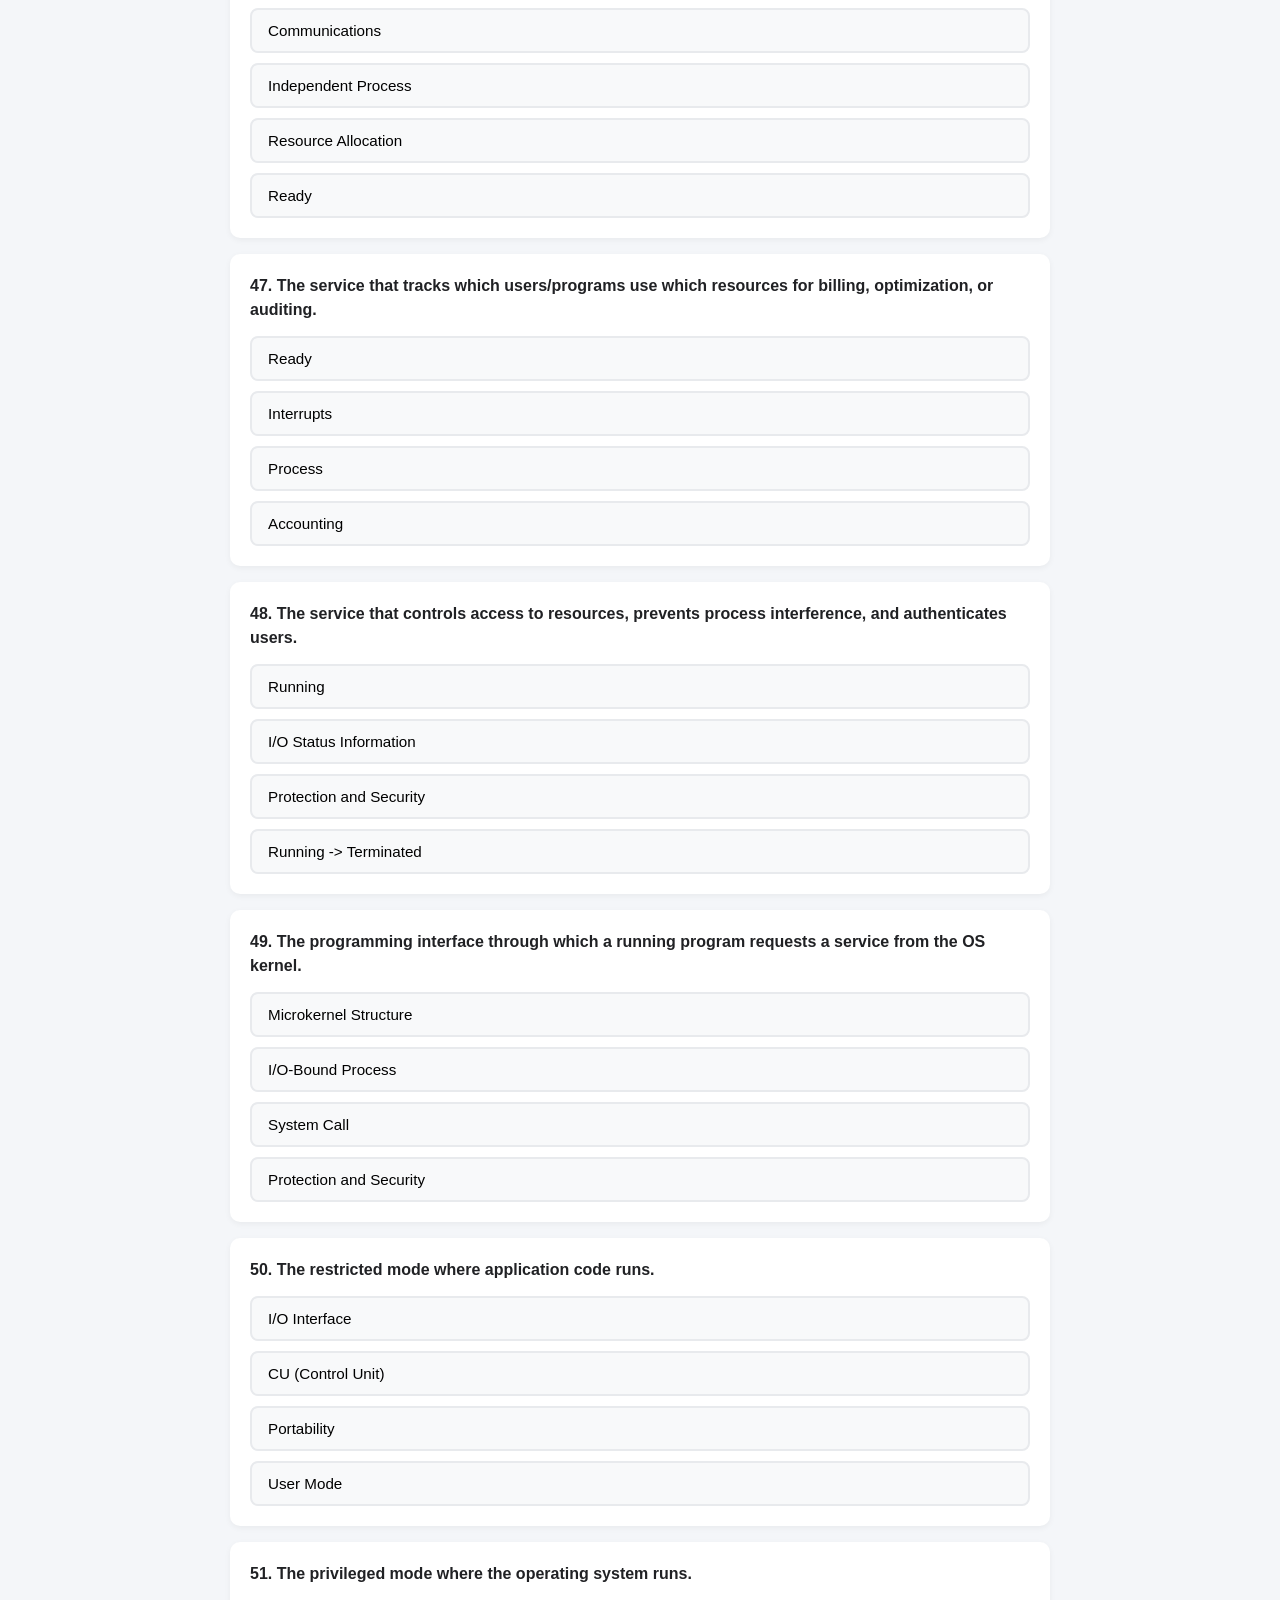
<file: os_reviewer_lesson_1_to_3.html>
<!DOCTYPE html>
<html lang="en">
<head>
  <meta charset="UTF-8" />
  <title>Operating Systems: Instant Quiz Reviewer</title>
  <style>
    body {
      font-family: -apple-system, BlinkMacSystemFont, "Segoe UI", Roboto, sans-serif;
      background: #f4f6f9;
      color: #202124;
      margin: 0;
      padding: 24px;
      display: flex;
      justify-content: center;
    }
    .container {
      max-width: 820px;
      width: 100%;
    }
    h1 {
      text-align: center;
      margin-bottom: 8px;
    }
    .subtitle {
      text-align: center;
      color: #5f6368;
      margin-bottom: 24px;
    }
    .score-banner {
      position: sticky;
      top: 16px;
      background: #ffffff;
      padding: 14px 20px;
      border-radius: 12px;
      box-shadow: 0 4px 12px rgba(0,0,0,0.08);
      font-weight: 600;
      display: flex;
      justify-content: space-between;
      z-index: 10;
      margin-bottom: 24px;
    }
    .section-title {
      font-size: 1.25rem;
      font-weight: 700;
      margin: 32px 0 16px;
      padding-bottom: 8px;
      border-bottom: 2px solid #dadce0;
      color: #1a73e8;
    }
    .card {
      background: #ffffff;
      border-radius: 10px;
      padding: 20px;
      margin-bottom: 16px;
      box-shadow: 0 2px 6px rgba(0,0,0,0.05);
    }
    .question-text {
      font-weight: 600;
      margin-bottom: 14px;
      line-height: 1.5;
    }
    .options-grid {
      display: grid;
      grid-gap: 10px;
    }
    .option-btn {
      text-align: left;
      background: #f8f9fa;
      border: 2px solid #e8eaed;
      padding: 12px 16px;
      border-radius: 8px;
      cursor: pointer;
      font-size: 0.95rem;
      transition: all 0.15s ease;
    }
    .option-btn:hover:not(:disabled) {
      background: #eef3fc;
      border-color: #aecbfa;
    }
    .option-btn.correct {
      background: #e6f4ea !important;
      border-color: #34a853 !important;
      color: #137333 !important;
      font-weight: 600;
    }
    .option-btn.wrong {
      background: #fce8e6 !important;
      border-color: #ea4335 !important;
      color: #c5221f !important;
      font-weight: 600;
    }
    .option-btn:disabled {
      cursor: default;
    }
  </style>
</head>
<body>

<div class="container">
  <h1>Operating Systems Reviewer</h1>
  <div class="subtitle">Immediate Feedback Mode (110 Items)</div>
  <div class="score-banner">
    <span id="score">Score: 0 / 0</span>
    <span id="progress">Progress: 0 / 110 answered</span>
  </div>

  <div id="quiz-container"></div>
</div>

<script>
const quizData = [
  // LESSON 1
  { sec: 'Lesson 1: Computer System Architecture & Hardware', q: "1. A set of hardware and software components that work together to accept input, process data, and produce output.", ans: "Computer System" },
  { sec: 'Lesson 1', q: "2. The functional layer made up of physical components that do the actual work.", ans: "Hardware" },
  { sec: 'Lesson 1', q: "3. The functional layer that controls and coordinates hardware use and provides a stable platform for other software.", ans: "Operating System" },
  { sec: 'Lesson 1', q: "4. The functional layer made up of software that solves user problems.", ans: "Application Programs" },
  { sec: 'Lesson 1', q: "5. The functional layer consisting of people, machines, or other computers that issue requests.", ans: "Users" },
  { sec: 'Lesson 1', q: "6. The component that executes instructions and contains the ALU, control unit, and registers.", ans: "CPU (Central Processing Unit)" },
  { sec: 'Lesson 1', q: "7. Volatile storage that holds data and instructions the CPU is actively using.", ans: "Main Memory (RAM)" },
  { sec: 'Lesson 1', q: "8. The set of pathways connecting the CPU, memory, and I/O devices.", ans: "System Bus" },
  { sec: 'Lesson 1', q: "9. Small processors attached to each I/O device that manage that device's operation.", ans: "Device Controllers" },
  { sec: 'Lesson 1', q: "10. The organizational concept in which devices signal the CPU when they need service.", ans: "Interrupts" },
  { sec: 'Lesson 1', q: "11. The method of constantly checking whether a device needs attention.", ans: "Polling" },
  { sec: 'Lesson 1', q: "12. The small routine the CPU jumps to in order to deal with an interrupt request.", ans: "Interrupt Handler" },
  { sec: 'Lesson 1', q: "13. The architecture proposed by John von Neumann in 1945.", ans: "Von Neumann Architecture" },
  { sec: 'Lesson 1', q: "14. The defining principle in which program instructions and data are stored together in the same memory.", ans: "Stored-Program Concept" },
  { sec: 'Lesson 1', q: "15. The main part of a computer that controls how it works and handles instructions from programs.", ans: "CPU (Central Processing Unit)" },
  { sec: 'Lesson 1', q: "16. The CPU component that sends control signals, controls data movement, and fetches instructions from memory.", ans: "CU (Control Unit)" },
  { sec: 'Lesson 1', q: "17. The CPU component that performs arithmetic operations, logical operations, comparisons, and bit shifting.", ans: "ALU (Arithmetic and Logic Unit)" },
  { sec: 'Lesson 1', q: "18. The fastest type of memory located inside the CPU.", ans: "Registers" },
  { sec: 'Lesson 1', q: "19. The register that keeps track of the address of the next instruction to be executed.", ans: "PC (Program Counter)" },
  { sec: 'Lesson 1', q: "20. The register that holds the current instruction being executed.", ans: "IR (Instruction Register)" },
  { sec: 'Lesson 1', q: "21. The register that stores the address of the memory location being accessed.", ans: "MAR (Memory Address Register)" },
  { sec: 'Lesson 1', q: "22. The register that temporarily holds data being transferred to or from memory.", ans: "MDR (Memory Data Register)" },
  { sec: 'Lesson 1', q: "23. The register that stores intermediate results of arithmetic and logic operations.", ans: "Accumulator" },
  { sec: 'Lesson 1', q: "24. Registers used for temporary storage of data during processing.", ans: "General Purpose Registers" },
  { sec: 'Lesson 1', q: "25. The communication system that transfers data, addresses, and control signals between the CPU, memory, and I/O devices.", ans: "Bus" },
  { sec: 'Lesson 1', q: "26. The component that connects the CPU and memory to input/output devices.", ans: "I/O Interface" },
  { sec: 'Lesson 1', q: "27. The performance limitation created because instructions and data share the same bus and memory.", ans: "Von Neumann Bottleneck" },
  { sec: 'Lesson 1', q: "28. The repeating computer-operation cycle made up of fetch, decode, execute, and store/update.", ans: "Fetch-Decode-Execute Cycle" },
  { sec: 'Lesson 1', q: "29. The step in the cycle where the Control Unit retrieves the next instruction from memory.", ans: "Fetch" },
  { sec: 'Lesson 1', q: "30. The step in the cycle where the instruction is translated into a form the ALU and other components understand.", ans: "Decode" },
  { sec: 'Lesson 1', q: "31. The step in the cycle where the ALU or relevant component carries out the instruction.", ans: "Execute" },
  { sec: 'Lesson 1', q: "32. The step in the cycle where results are written back and the Program Counter is updated.", ans: "Store/Update" },
  { sec: 'Lesson 1', q: "33. The OS operation model that uses interrupts and traps to regain control of the CPU.", ans: "Interrupt-Driven Operation" },
  { sec: 'Lesson 1', q: "34. The operation model in which hardware supports a user mode and a kernel mode.", ans: "Dual-Mode Operation" },
  { sec: 'Lesson 1', q: "35. The request ordinary programs must use to ask the OS to perform privileged operations.", ans: "System Call" },

  // LESSON 2
  { sec: 'Lesson 2: Operating System Services, Interfaces & Structures', q: "36. The layer through which a user interacts with the operating system.", ans: "User Interface (UI)" },
  { sec: 'Lesson 2', q: "37. The text-based interface in which a user types commands such as Bash or PowerShell.", ans: "CLI (Command-Line Interface)" },
  { sec: 'Lesson 2', q: "38. The visual interface that uses windows, icons, menus, and pointers.", ans: "GUI (Graphical User Interface)" },
  { sec: 'Lesson 2', q: "39. The model named by the initials for windows, icons, menus, and pointers.", ans: "WIMP Model" },
  { sec: 'Lesson 2', q: "40. The interface in which commands are submitted as jobs with no interactive session.", ans: "Batch Interface" },
  { sec: 'Lesson 2', q: "41. The OS service that loads a program into memory and runs it.", ans: "Program Execution" },
  { sec: 'Lesson 2', q: "42. The OS service that manages operations users cannot directly perform on hardware.", ans: "I/O Operations" },
  { sec: 'Lesson 2', q: "43. The OS service for creating, deleting, reading, writing, and organizing files/directories.", ans: "File System Manipulation" },
  { sec: 'Lesson 2', q: "44. The OS service that lets processes exchange information on the same machine or over a network.", ans: "Communications" },
  { sec: 'Lesson 2', q: "45. The OS service that detects and handles errors in CPU, memory, I/O devices, or user programs.", ans: "Error Detection" },
  { sec: 'Lesson 2', q: "46. The system-facing service that allocates CPU time, memory, storage, and I/O devices among users/jobs.", ans: "Resource Allocation" },
  { sec: 'Lesson 2', q: "47. The service that tracks which users/programs use which resources for billing, optimization, or auditing.", ans: "Accounting" },
  { sec: 'Lesson 2', q: "48. The service that controls access to resources, prevents process interference, and authenticates users.", ans: "Protection and Security" },
  { sec: 'Lesson 2', q: "49. The programming interface through which a running program requests a service from the OS kernel.", ans: "System Call" },
  { sec: 'Lesson 2', q: "50. The restricted mode where application code runs.", ans: "User Mode" },
  { sec: 'Lesson 2', q: "51. The privileged mode where the operating system runs.", ans: "Kernel Mode" },
  { sec: 'Lesson 2', q: "52. The special CPU instruction that switches the CPU from user mode to kernel mode during a system call.", ans: "Trap" },
  { sec: 'Lesson 2', q: "53. The number used by the OS to look up a requested service in the system call table.", ans: "System Call Number" },
  { sec: 'Lesson 2', q: "54. One parameter-passing method that places parameters directly in CPU storage locations.", ans: "Registers" },
  { sec: 'Lesson 2', q: "55. One parameter-passing method that stores parameters in a block/table in memory and passes its address.", ans: "Block/Table in Memory" },
  { sec: 'Lesson 2', q: "56. One parameter-passing method that pushes parameters onto this data structure.", ans: "Stack" },
  { sec: 'Lesson 2', q: "57. The system-call category used to create, terminate, and manage processes.", ans: "Process Control" },
  { sec: 'Lesson 2', q: "58. The system-call category used to create, read, write, and delete files.", ans: "File Management" },
  { sec: 'Lesson 2', q: "59. The system-call category used to request/release devices and perform read/write operations.", ans: "Device Management" },
  { sec: 'Lesson 2', q: "60. The system-call category used to get or set system data.", ans: "Information Maintenance" },
  { sec: 'Lesson 2', q: "61. The system-call category used for message passing and shared memory.", ans: "Communications" },
  { sec: 'Lesson 2', q: "62. The system-call category used to control access to resources.", ans: "Protection" },
  { sec: 'Lesson 2', q: "63. The part of OS design that describes how to do something or the machinery used.", ans: "Mechanism" },
  { sec: 'Lesson 2', q: "64. The part of OS design that decides what should be done.", ans: "Policy" },
  { sec: 'Lesson 2', q: "65. The implementation consideration describing how easily an OS can be moved to new hardware.", ans: "Portability" },
  { sec: 'Lesson 2', q: "66. The OS structure in which the entire OS runs as a single program in kernel mode.", ans: "Monolithic Structure" },
  { sec: 'Lesson 2', q: "67. The OS structure divided into layers where each layer uses services of the layer directly beneath it.", ans: "Layered Approach" },
  { sec: 'Lesson 2', q: "68. The OS structure that keeps only basic IPC, minimal memory management, and minimal scheduling in the kernel.", ans: "Microkernel Structure" },
  { sec: 'Lesson 2', q: "69. The approach that uses dynamically loadable kernel modules.", ans: "Modular Approach (Loadable Kernel Modules)" },
  { sec: 'Lesson 2', q: "70. The type of modern OS structure that mixes elements of several structural models.", ans: "Hybrid Systems" },

  // LESSON 3
  { sec: 'Lesson 3: Processes, PCB, States & Multiprogramming', q: "71. A passive entity consisting of an executable file sitting on disk, with instructions and data.", ans: "Program" },
  { sec: 'Lesson 3', q: "72. An active entity that is a program in execution, with its own state, registers, memory, and resources.", ans: "Process" },
  { sec: 'Lesson 3', q: "73. The data structure the OS uses to represent and manage each process.", ans: "Process Control Block (PCB)" },
  { sec: 'Lesson 3', q: "74. Another name for the Process Control Block.", ans: "Task Control Block" },
  { sec: 'Lesson 3', q: "75. The PCB field containing the current state such as new, ready, running, waiting, or terminated.", ans: "Process State" },
  { sec: 'Lesson 3', q: "76. The unique identifier for a process.", ans: "Process ID (PID)" },
  { sec: 'Lesson 3', q: "77. The PCB field containing the address of the next instruction to execute.", ans: "Program Counter (PC)" },
  { sec: 'Lesson 3', q: "78. The PCB field containing a snapshot of register contents at the moment of interruption.", ans: "CPU Registers" },
  { sec: 'Lesson 3', q: "79. The PCB field containing priority and pointers to scheduling queues.", ans: "CPU Scheduling Information" },
  { sec: 'Lesson 3', q: "80. The PCB field containing base/limit registers, page tables, or segment tables.", ans: "Memory Management Information" },
  { sec: 'Lesson 3', q: "81. The PCB field containing CPU time used, time limits, and process number.", ans: "Accounting Information" },
  { sec: 'Lesson 3', q: "82. The PCB field containing allocated I/O devices and open files.", ans: "I/O Status Information" },
  { sec: 'Lesson 3', q: "83. The mechanism used to store and restore CPU state so a process can resume from the same point later.", ans: "Context Switching" },
  { sec: 'Lesson 3', q: "84. The operation that occurs when the CPU switches from executing one process to another.", ans: "Context Switch" },
  { sec: 'Lesson 3', q: "85. The kind of work context switching is considered because no useful process instruction is executed during the switch itself.", ans: "Pure Overhead" },
  { sec: 'Lesson 3', q: "86. The process state in which the process is being created.", ans: "New" },
  { sec: 'Lesson 3', q: "87. The process state in which the process is loaded into memory and waiting to be assigned to the CPU.", ans: "Ready" },
  { sec: 'Lesson 3', q: "88. The process state in which instructions are actively being executed by the CPU.", ans: "Running" },
  { sec: 'Lesson 3', q: "89. The process state in which a process waits for an event such as I/O completion or a signal.", ans: "Waiting (Blocked)" },
  { sec: 'Lesson 3', q: "90. The process state in which the process has finished execution.", ans: "Terminated" },
  { sec: 'Lesson 3', q: "91. The extension of the basic five-state model in which processes are temporarily removed from main memory or the active set.", ans: "Suspend States" },
  { sec: 'Lesson 3', q: "92. The suspended state of a process that was ready to run before being removed from main memory.", ans: "Suspend Ready State" },
  { sec: 'Lesson 3', q: "93. The suspended state of a process that was already waiting for an event before being moved out of main memory.", ans: "Suspend Wait State" },
  { sec: 'Lesson 3', q: "94. The transition that occurs when the OS finishes creating a process, allocates its PCB and memory, and admits it.", ans: "New -> Ready" },
  { sec: 'Lesson 3', q: "95. The transition that occurs when the scheduler/dispatcher selects a process to run on the CPU.", ans: "Ready -> Running" },
  { sec: 'Lesson 3', q: "96. The transition that occurs when a running process requests I/O or must wait for an event/resource.", ans: "Running -> Waiting" },
  { sec: 'Lesson 3', q: "97. The transition that occurs when an interrupt happens and the running process is paused but can still run.", ans: "Running -> Ready" },
  { sec: 'Lesson 3', q: "98. The transition that occurs when the event a waiting process needed has occurred.", ans: "Waiting -> Ready" },
  { sec: 'Lesson 3', q: "99. The transition that occurs when a process finishes execution or is aborted.", ans: "Running -> Terminated" },
  { sec: 'Lesson 3', q: "100. The type of process that spends most of its time doing computation and issues few I/O requests.", ans: "CPU-Bound Process" },
  { sec: 'Lesson 3', q: "101. The type of process that spends most of its time waiting for I/O and uses short CPU bursts.", ans: "I/O-Bound Process" },
  { sec: 'Lesson 3', q: "102. The type of process that cannot affect or be affected by other processes and does not share data.", ans: "Independent Process" },
  { sec: 'Lesson 3', q: "103. The type of process that can affect or be affected by other processes and shares data.", ans: "Cooperating Process" },
  { sec: 'Lesson 3', q: "104. Processes that run in user mode and are initiated by user actions or user programs.", ans: "User Processes" },
  { sec: 'Lesson 3', q: "105. Processes that run in the background, often start at boot, and provide system services.", ans: "System/Kernel Processes (Daemons/Services)" },
  { sec: 'Lesson 3', q: "106. The technique of keeping multiple processes in memory so the CPU can switch to another ready process when one waits.", ans: "Multiprogramming" },
  { sec: 'Lesson 3', q: "107. The main reason multiprogramming matters, described as keeping the CPU from sitting idle.", ans: "CPU Utilization" },
  { sec: 'Lesson 3', q: "108. An extension of multiprogramming in which the CPU switches frequently using time slices for responsiveness.", ans: "Multitasking (Time-Sharing)" },
  { sec: 'Lesson 3', q: "109. The number of processes in memory at once.", ans: "Degree of Multiprogramming" },
  { sec: 'Lesson 3', q: "110. The collection from which the OS selects processes and loads a subset into memory.", ans: "Job Pool" }
];

const allAnswers = [...new Set(quizData.map(d => d.ans))];
let score = 0;
let answeredCount = 0;

function shuffle(arr) {
  for (let i = arr.length - 1; i > 0; i--) {
    const j = Math.floor(Math.random() * (i + 1));
    [arr[i], arr[j]] = [arr[j], arr[i]];
  }
  return arr;
}

const container = document.getElementById('quiz-container');
let activeSection = '';

quizData.forEach((item, index) => {
  if (item.sec !== activeSection) {
    activeSection = item.sec;
    const header = document.createElement('div');
    header.className = 'section-title';
    header.innerText = activeSection;
    container.appendChild(header);
  }

  const card = document.createElement('div');
  card.className = 'card';

  const qText = document.createElement('div');
  qText.className = 'question-text';
  qText.innerText = item.q;
  card.appendChild(qText);

  // Pick 3 distractors
  const distractors = shuffle(allAnswers.filter(a => a !== item.ans)).slice(0, 3);
  const choices = shuffle([item.ans, ...distractors]);

  const grid = document.createElement('div');
  grid.className = 'options-grid';

  const buttons = [];

  choices.forEach(choice => {
    const btn = document.createElement('button');
    btn.className = 'option-btn';
    btn.innerText = choice;

    btn.onclick = () => {
      // Disable all choices for this item
      buttons.forEach(b => b.disabled = true);
      answeredCount++;

      if (choice === item.ans) {
        btn.classList.add('correct');
        score++;
      } else {
        btn.classList.add('wrong');
        // highlight correct one
        buttons.find(b => b.innerText === item.ans).classList.add('correct');
      }

      document.getElementById('score').innerText = `Score: ${score} / ${answeredCount}`;
      document.getElementById('progress').innerText = `Progress: ${answeredCount} / ${quizData.length} answered`;
    };

    buttons.push(btn);
    grid.appendChild(btn);
  });

  card.appendChild(grid);
  container.appendChild(card);
});
</script>
</body>
</html>
</file>
<file: style.css>
:root {
  --bg-body: #f0f2f5;
  --bg-card: #ffffff;
  --bg-nav: #ffffff;
  --bg-input: #ffffff;
  --text-main: #1f2937;
  --text-muted: #6b7280;
  --text-heading: #111827;
  --border-color: #d1d5db;
  --card-border: #cbd5e1;
  --opt-bg: #f8fafc;
  --opt-border: #e2e8f0;
  --opt-text: #334155;
  --btn-toggle-bg: #e5e7eb;
}

body.dark-mode {
  --bg-body: #0f172a;
  --bg-card: #1e293b;
  --bg-nav: #1e293b;
  --bg-input: #0f172a;
  --text-main: #e2e8f0;
  --text-muted: #94a3b8;
  --text-heading: #f8fafc;
  --border-color: #334155;
  --card-border: #334155;
  --opt-bg: #0f172a;
  --opt-border: #334155;
  --opt-text: #cbd5e1;
  --btn-toggle-bg: #334155;
}

* {
  box-sizing: border-box;
}

body {
  font-family: -apple-system, BlinkMacSystemFont, "Segoe UI", Roboto, sans-serif;
  background: var(--bg-body);
  color: var(--text-main);
  margin: 0;
  padding: 16px;
  display: flex;
  justify-content: center;
  overflow-x: hidden;
  transition: background 0.2s ease, color 0.2s ease;
}

.container {
  max-width: 820px;
  width: 100%;
  min-width: 0;
}

header {
  text-align: center;
  margin-bottom: 16px;
}

h1 {
  margin: 0 0 6px;
  font-size: 1.6rem;
  color: var(--text-heading);
  overflow-wrap: break-word;
}

.subtitle {
  color: var(--text-muted);
  font-size: 0.95rem;
  overflow-wrap: break-word;
}
/* --- Sticky Navigation Base --- */
.sticky-nav {
  position: sticky;
  top: 12px;
  background-color: var(--bg-nav, #ffffff) !important;
  border: 1px solid var(--border-color);
  border-radius: 12px;
  padding: 12px 18px;
  box-shadow: 0 4px 14px rgba(0, 0, 0, 0.12);
  z-index: 1000;
  margin: 0 auto 20px auto;
  display: flex;
  flex-direction: column;
  gap: 10px;
  width: 100%;
  max-width: 100%;
  cursor: default;
  isolation: isolate;
  overflow: hidden; /* Stops any child elements from spilling out */
  transition: max-width 0.25s ease, padding 0.25s ease, border-radius 0.25s ease, box-shadow 0.2s ease;
}

body.dark-mode .sticky-nav {
  background-color: #1e293b !important;
  border-color: #334155;
  box-shadow: 0 4px 20px rgba(0, 0, 0, 0.5);
}

/* button shuffle*/
.btn-shuffle {
  background: none;
  border: 1.5px solid var(--border-color);
  padding: 5px 10px;
  border-radius: 6px;
  font-size: 0.9rem;
  color: var(--text-main);
  cursor: pointer;
  display: flex;
  align-items: center;
  justify-content: center;
  transition: background 0.15s ease;
}

.btn-shuffle:hover {
  background: var(--btn-toggle-bg);
}

.nav-top-row {
  display: flex;
  justify-content: space-between;
  align-items: center;
  flex-wrap: wrap;
  gap: 10px;
  transition: opacity 0.15s ease;
}

/* --- Collapsed State --- */
.sticky-nav.collapsed {
  cursor: pointer;
  padding: 8px 18px;
  border-radius: 999px;
  max-width: 340px;
  box-shadow: 0 6px 20px rgba(0, 0, 0, 0.25);
  gap: 0;
}

/* Completely remove top row from document flow when collapsed */
.sticky-nav.collapsed .nav-top-row {
  display: none !important;
  opacity: 0;
  pointer-events: none;
}

.sticky-nav.collapsed .stats-row {
  border-top: none;
  padding-top: 0;
  justify-content: space-between;
  font-size: 0.84rem;
  color: var(--text-main);
  user-select: none;
  width: 100%;
}

.sticky-nav.collapsed::after {
  content: "▾ tap to expand";
  display: block;
  text-align: center;
  font-size: 0.68rem;
  color: var(--text-muted);
  line-height: 1;
  margin-top: 2px;
}

.nav-top-row {
  display: flex;
  justify-content: space-between;
  align-items: center;
  flex-wrap: wrap;
  gap: 10px;
}

.controls-left {
  display: flex;
  align-items: center;
  gap: 10px;
  flex-wrap: wrap;
  width: 100%;
  min-width: 0;
}

select.subject-select {
  padding: 8px 12px;
  border-radius: 8px;
  border: 1.5px solid var(--border-color);
  font-size: 0.9rem;
  font-weight: 600;
  background: var(--bg-card);
  color: var(--text-main);
  cursor: pointer;
  outline: none;
  width: 100%;
  min-width: 0;
  max-width: 100%;
  white-space: nowrap;
  overflow: hidden;
  text-overflow: ellipsis;
  box-sizing: border-box;
}

select.subject-select:focus {
  border-color: #2563eb;
}
.toggle-group {
  display: flex;
  background: var(--btn-toggle-bg);
  border-radius: 8px;
  padding: 3px;
  width: 100%;       
  min-width: 0;      
  box-sizing: border-box;
}

.toggle-btn {
  flex: 1 1 0;       
  min-width: 0;      
  border: none;
  background: transparent;
  padding: 8px 6px;  
  border-radius: 6px;
  font-size: 0.82rem;
  font-weight: 600;
  color: var(--text-muted);
  cursor: pointer;
  transition: all 0.2s ease;
  text-align: center;
  white-space: nowrap;
  overflow: hidden;
  text-overflow: ellipsis; 
}

.toggle-btn.active {
  background: var(--bg-card);
  color: #2563eb;
  box-shadow: 0 1px 3px rgba(0, 0, 0, 0.1);
}

body.dark-mode .toggle-btn.active {
  color: #60a5fa;
}

.stats-row {
  display: flex;
  justify-content: space-between;
  align-items: center;
  font-size: 0.92rem;
  font-weight: 600;
  color: var(--text-main);
  border-top: 1px solid var(--border-color);
  padding-top: 8px;
}

.nav-actions-right {
  display: flex;
  align-items: center;
  gap: 8px;
}

.btn-theme {
  background: none;
  border: 1.5px solid var(--border-color);
  padding: 5px 10px;
  border-radius: 6px;
  font-size: 0.9rem;
  color: var(--text-main);
  cursor: pointer;
  display: flex;
  align-items: center;
  justify-content: center;
  transition: background 0.15s ease;
}

.btn-theme:hover {
  background: var(--btn-toggle-bg);
}

.btn-reset {
  background: none;
  border: 1px solid var(--border-color);
  padding: 5px 12px;
  border-radius: 6px;
  font-size: 0.82rem;
  color: #dc2626;
  font-weight: 500;
  cursor: pointer;
  white-space: nowrap;
}

.btn-reset:hover {
  background: #fef2f2;
  border-color: #f87171;
}

body.dark-mode .btn-reset:hover {
  background: rgba(220, 38, 38, 0.15);
}
/* --- Flashcard Mode Styles --- */
.flashcard {
  min-height: 140px;
  display: flex;
  flex-direction: column;
  justify-content: center;
  align-items: center;
  text-align: center;
  padding: 24px 20px;
  cursor: pointer;
  user-select: none;
  border-left: 4px solid var(--border-color);
  transition: transform 0.15s ease, border-color 0.2s ease, box-shadow 0.2s ease;
}

.flashcard:hover {
  transform: translateY(-2px);
  box-shadow: 0 6px 16px rgba(0, 0, 0, 0.12);
}

.flashcard .fc-badge {
  font-size: 0.72rem;
  font-weight: 700;
  text-transform: uppercase;
  letter-spacing: 0.05em;
  color: #2563eb;
  margin-bottom: 8px;
}

.flashcard .fc-text {
  font-size: 1.05rem;
  font-weight: 600;
  line-height: 1.5;
  color: var(--text-heading);
  max-width: 90%;
  overflow-wrap: break-word;
}

.flashcard .fc-hint {
  margin-top: 14px;
  font-size: 0.75rem;
  color: var(--text-muted);
}

/* Flipped / Answer state */
.flashcard.flipped {
  background: var(--opt-bg);
  border-left-color: #2563eb;
}

.flashcard.flipped .fc-badge {
  color: #10b981;
}

.flashcard.flipped .fc-text {
  color: #2563eb;
  font-size: 1.2rem;
  font-weight: 700;
}

body.dark-mode .flashcard.flipped .fc-text {
  color: #60a5fa;
}

/* Rating actions on revealed card */

/* --- Single Flashcard Deck View --- */
.fc-deck-container {
  display: flex;
  flex-direction: column;
  align-items: center;
  width: 100%;
  max-width: 680px;
  margin: 0 auto;
}

.fc-card-wrapper {
  perspective: 1000px;
  width: 100%;
  height: 360px;
  cursor: pointer;
  user-select: none;
  margin-bottom: 20px;
}

.fc-flipper {
  position: relative;
  width: 100%;
  height: 100%;
  transform-style: preserve-3d;
  transition: transform 0.5s cubic-bezier(0.4, 0, 0.2, 1);
}

.fc-card-wrapper.flipped .fc-flipper {
  transform: rotateY(180deg);
}

.fc-face {
  position: absolute;
  width: 100%;
  height: 100%;
  backface-visibility: hidden;
  -webkit-backface-visibility: hidden;
  background: var(--bg-card);
  border: 1px solid var(--border-color);
  border-radius: 16px;
  box-shadow: 0 8px 24px rgba(0, 0, 0, 0.08);
  padding: 30px 24px;
  display: flex;
  flex-direction: column;
  justify-content: center;
  align-items: center;
  text-align: center;
}

.fc-front {
  border-top: 6px solid #2563eb;
}

.fc-back {
  transform: rotateY(180deg);
  border-top: 6px solid #10b981;
}

.fc-label {
  text-transform: uppercase;
  letter-spacing: 0.06em;
  color: var(--text-muted);
  font-size: 0.78rem;
  font-weight: 700;
  margin-bottom: 16px;
}

.fc-text {
  font-size: 1.25rem;
  font-weight: 600;
  line-height: 1.5;
  color: var(--text-main);
  overflow-wrap: break-word;
}

.fc-answer {
  color: #2563eb;
  font-size: 1.45rem;
  font-weight: 700;
}

body.dark-mode .fc-answer {
  color: #60a5fa;
}

.fc-hint {
  margin-top: 20px;
  color: var(--text-muted);
  font-size: 0.8rem;
}

.fc-controls {
  display: flex;
  justify-content: center;
  flex-wrap: wrap;
  gap: 10px;
  width: 100%;
  margin-bottom: 16px;
}

.fc-ctrl-btn {
  background: var(--bg-card);
  color: var(--text-main);
  border: 1.5px solid var(--border-color);
  border-radius: 8px;
  padding: 10px 18px;
  font-size: 0.9rem;
  font-weight: 600;
  cursor: pointer;
  transition: all 0.15s ease;
}

.fc-ctrl-btn:hover {
  background: var(--btn-toggle-bg);
}

.fc-status-pill {
  font-size: 0.85rem;
  font-weight: 600;
  color: var(--text-muted);
  margin-bottom: 12px;
}

.fc-progress-container {
  width: 100%;
  height: 6px;
  background: var(--btn-toggle-bg);
  border-radius: 6px;
  overflow: hidden;
  margin-bottom: 14px;
}

.fc-progress-fill {
  height: 100%;
  width: 0%;
  background: #2563eb;
  transition: width 0.25s ease;
}

.fc-grade-actions {
  display: flex;
  gap: 12px;
  margin-top: 14px;
}

.fc-grade-btn {
  border: none;
  padding: 8px 18px;
  border-radius: 8px;
  font-size: 0.88rem;
  font-weight: 600;
  color: #ffffff;
  cursor: pointer;
}

.fc-pass { background: #10b981; }
.fc-fail { background: #ef4444; }

@media (max-width: 600px) {
  .fc-card-wrapper { height: 320px; }
  .fc-text { font-size: 1.05rem; }
  .fc-answer { font-size: 1.25rem; }
}
.fc-actions {
  margin-top: 16px;
  display: flex;
  gap: 10px;
  justify-content: center;
  flex-wrap: wrap;
}

.fc-btn {
  border: none;
  padding: 6px 14px;
  border-radius: 6px;
  font-size: 0.82rem;
  font-weight: 600;
  cursor: pointer;
  transition: opacity 0.15s ease;
}

.fc-btn:hover {
  opacity: 0.9;
}

.fc-btn-pass {
  background: #10b981;
  color: #ffffff;
}

.fc-btn-fail {
  background: #ef4444;
  color: #ffffff;
}
.section-title {
  font-size: 1.15rem;
  font-weight: 700;
  margin: 32px 0 14px;
  padding-bottom: 6px;
  border-bottom: 2px solid var(--border-color);
  color: #2563eb;
  overflow-wrap: break-word;
}

.card {
  background: var(--bg-card);
  border-radius: 8px;
  padding: 16px 18px;
  margin-bottom: 14px;
  box-shadow: 0 1px 4px rgba(0, 0, 0, 0.05);
  border-left: 4px solid var(--card-border);
  transition: all 0.2s;
  overflow-wrap: break-word;
  word-break: break-word;
}

.card.correct-card {
  border-left-color: #10b981;
}

.card.try-again-card {
  border-left-color: #f59e0b;
}

.card.revealed-card,
.card.wrong-card {
  border-left-color: #ef4444;
}

.question-text {
  font-weight: 600;
  line-height: 1.45;
  margin-bottom: 12px;
  font-size: 0.95rem;
  color: var(--text-main);
  overflow-wrap: break-word;
  word-break: break-word;
}

/* Identification */
.input-row {
  display: flex;
  gap: 8px;
  flex-wrap: wrap;
  width: 100%;
}

input[type="text"] {
  flex: 1 1 180px;
  min-width: 0;
  padding: 10px 14px;
  border: 1.5px solid var(--border-color);
  border-radius: 6px;
  font-size: 0.95rem;
  outline: none;
  background: var(--bg-input);
  color: var(--text-main);
  transition: border-color 0.2s;
}

input[type="text"]:focus {
  border-color: #2563eb;
}

input[type="text"].shake {
  animation: shake 0.3s ease-in-out;
  border-color: #ef4444;
}

@keyframes shake {
  0%, 100% { transform: translateX(0); }
  25% { transform: translateX(-5px); }
  75% { transform: translateX(5px); }
}

button.btn-check {
  background: #2563eb;
  color: #ffffff;
  border: none;
  padding: 10px 18px;
  border-radius: 6px;
  font-weight: 600;
  cursor: pointer;
  font-size: 0.9rem;
  flex: 1 1 auto;
}

button.btn-check:hover:not(:disabled) {
  background: #1d4ed8;
}

button.btn-reveal {
  background: var(--btn-toggle-bg);
  color: var(--text-main);
  border: 1px solid var(--border-color);
  padding: 10px 14px;
  border-radius: 6px;
  font-weight: 500;
  cursor: pointer;
  font-size: 0.9rem;
  flex: 1 1 auto;
}

button.btn-reveal:hover:not(:disabled) {
  opacity: 0.85;
}

/* Multiple Choice */
.options-grid {
  display: grid;
  grid-gap: 8px;
  width: 100%;
}

.option-btn {
  text-align: left;
  background: var(--opt-bg);
  border: 1.5px solid var(--opt-border);
  padding: 10px 14px;
  border-radius: 6px;
  cursor: pointer;
  font-size: 0.92rem;
  transition: all 0.15s ease;
  color: var(--opt-text);
  overflow-wrap: break-word;
  word-break: break-word;
}

.option-btn:hover:not(:disabled) {
  background: #eff6ff;
  border-color: #93c5fd;
}

body.dark-mode .option-btn:hover:not(:disabled) {
  background: #1e3a8a;
  border-color: #3b82f6;
  color: #ffffff;
}

.option-btn.correct {
  background: #ecfdf5 !important;
  border-color: #10b981 !important;
  color: #047857 !important;
  font-weight: 600;
}

body.dark-mode .option-btn.correct {
  background: rgba(16, 185, 129, 0.2) !important;
  border-color: #10b981 !important;
  color: #34d399 !important;
}

.option-btn.wrong {
  background: #fef2f2 !important;
  border-color: #ef4444 !important;
  color: #b91c1c !important;
  font-weight: 600;
}

body.dark-mode .option-btn.wrong {
  background: rgba(239, 68, 68, 0.2) !important;
  border-color: #ef4444 !important;
  color: #f87171 !important;
}

button:disabled,
input:disabled {
  cursor: not-allowed;
  opacity: 0.8;
}

.feedback {
  margin-top: 10px;
  font-size: 0.9rem;
  font-weight: 600;
  display: none;
  overflow-wrap: break-word;
  word-break: break-word;
}

.feedback.correct {
  display: block;
  color: #059669;
}

body.dark-mode .feedback.correct {
  color: #34d399;
}

.feedback.try-again {
  display: block;
  color: #d97706;
}

body.dark-mode .feedback.try-again {
  color: #fbbf24;
}

.feedback.revealed,
.feedback.wrong {
  display: block;
  color: #dc2626;
}

body.dark-mode .feedback.revealed,
body.dark-mode .feedback.wrong {
  color: #f87171;
}

.correct-answer-display {
  margin-top: 4px;
  font-weight: normal;
  color: var(--text-main);
  overflow-wrap: break-word;
  word-break: break-word;
}
</file>
